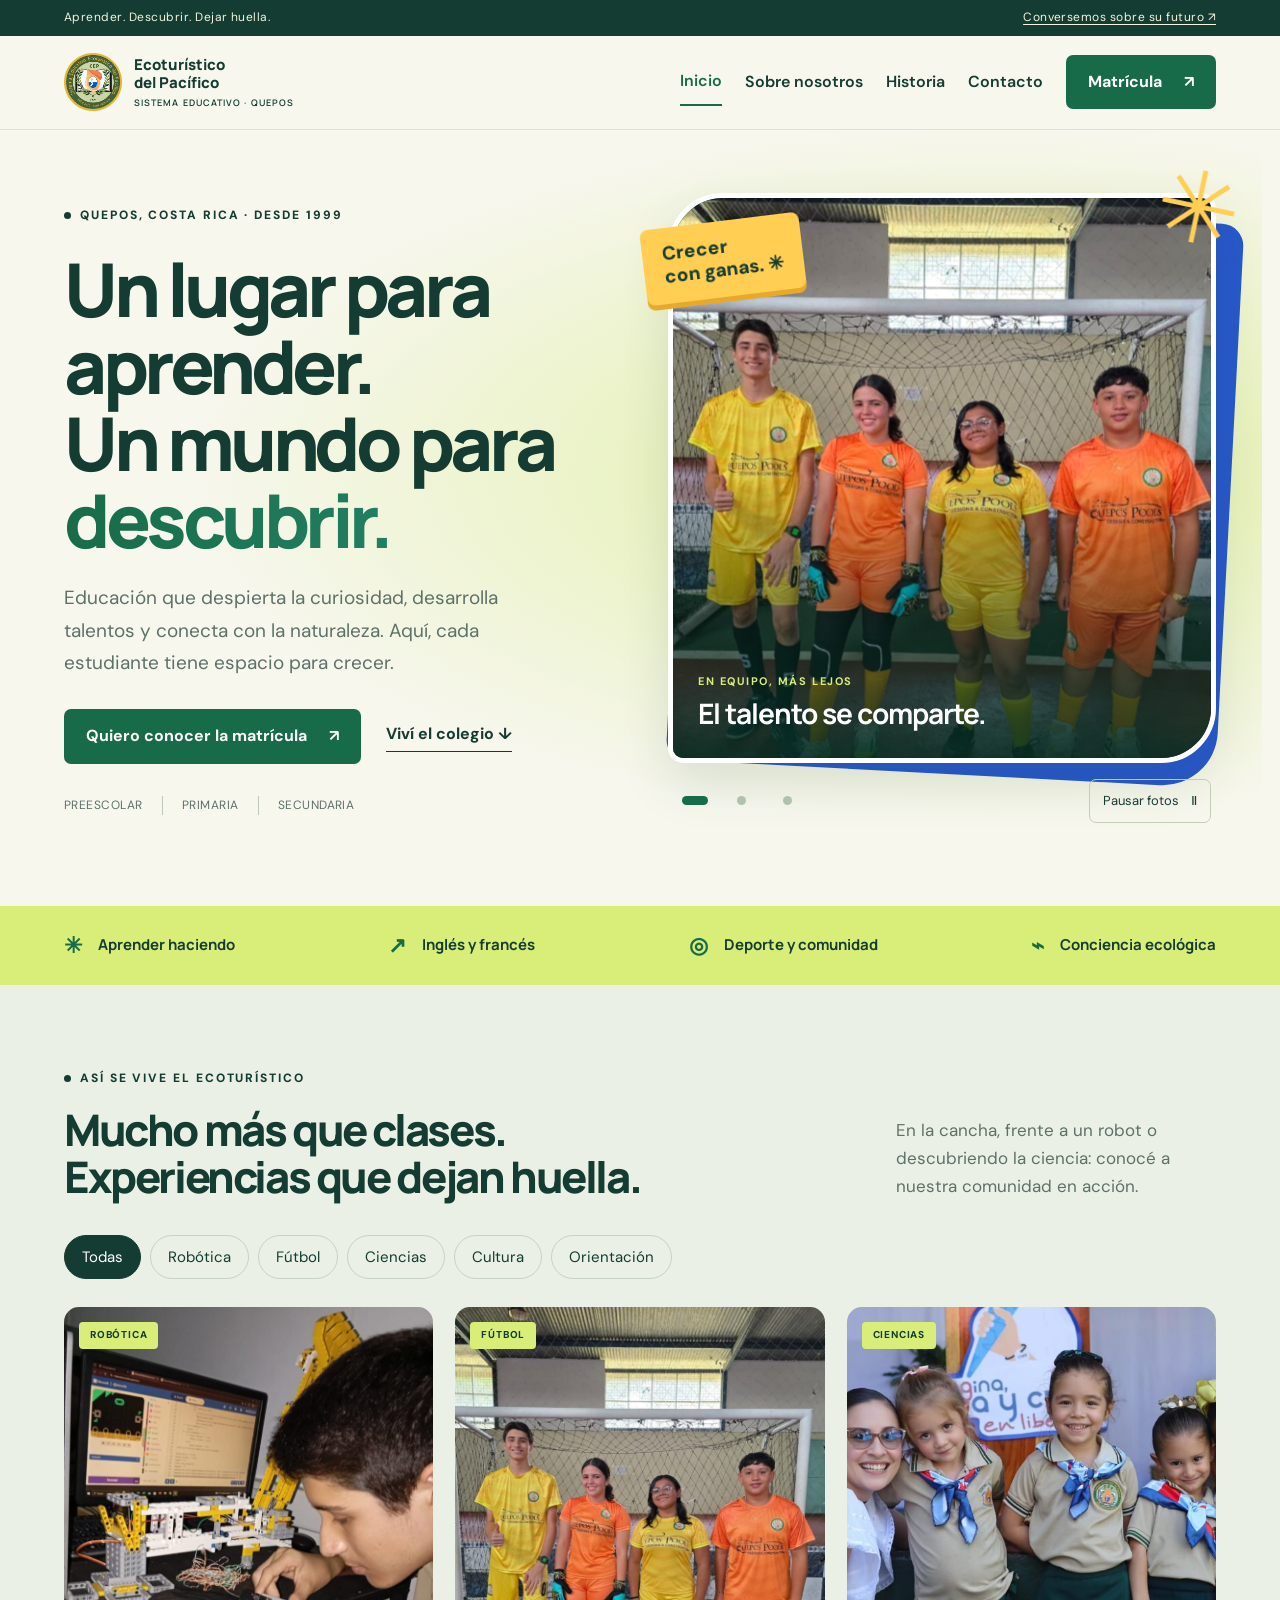
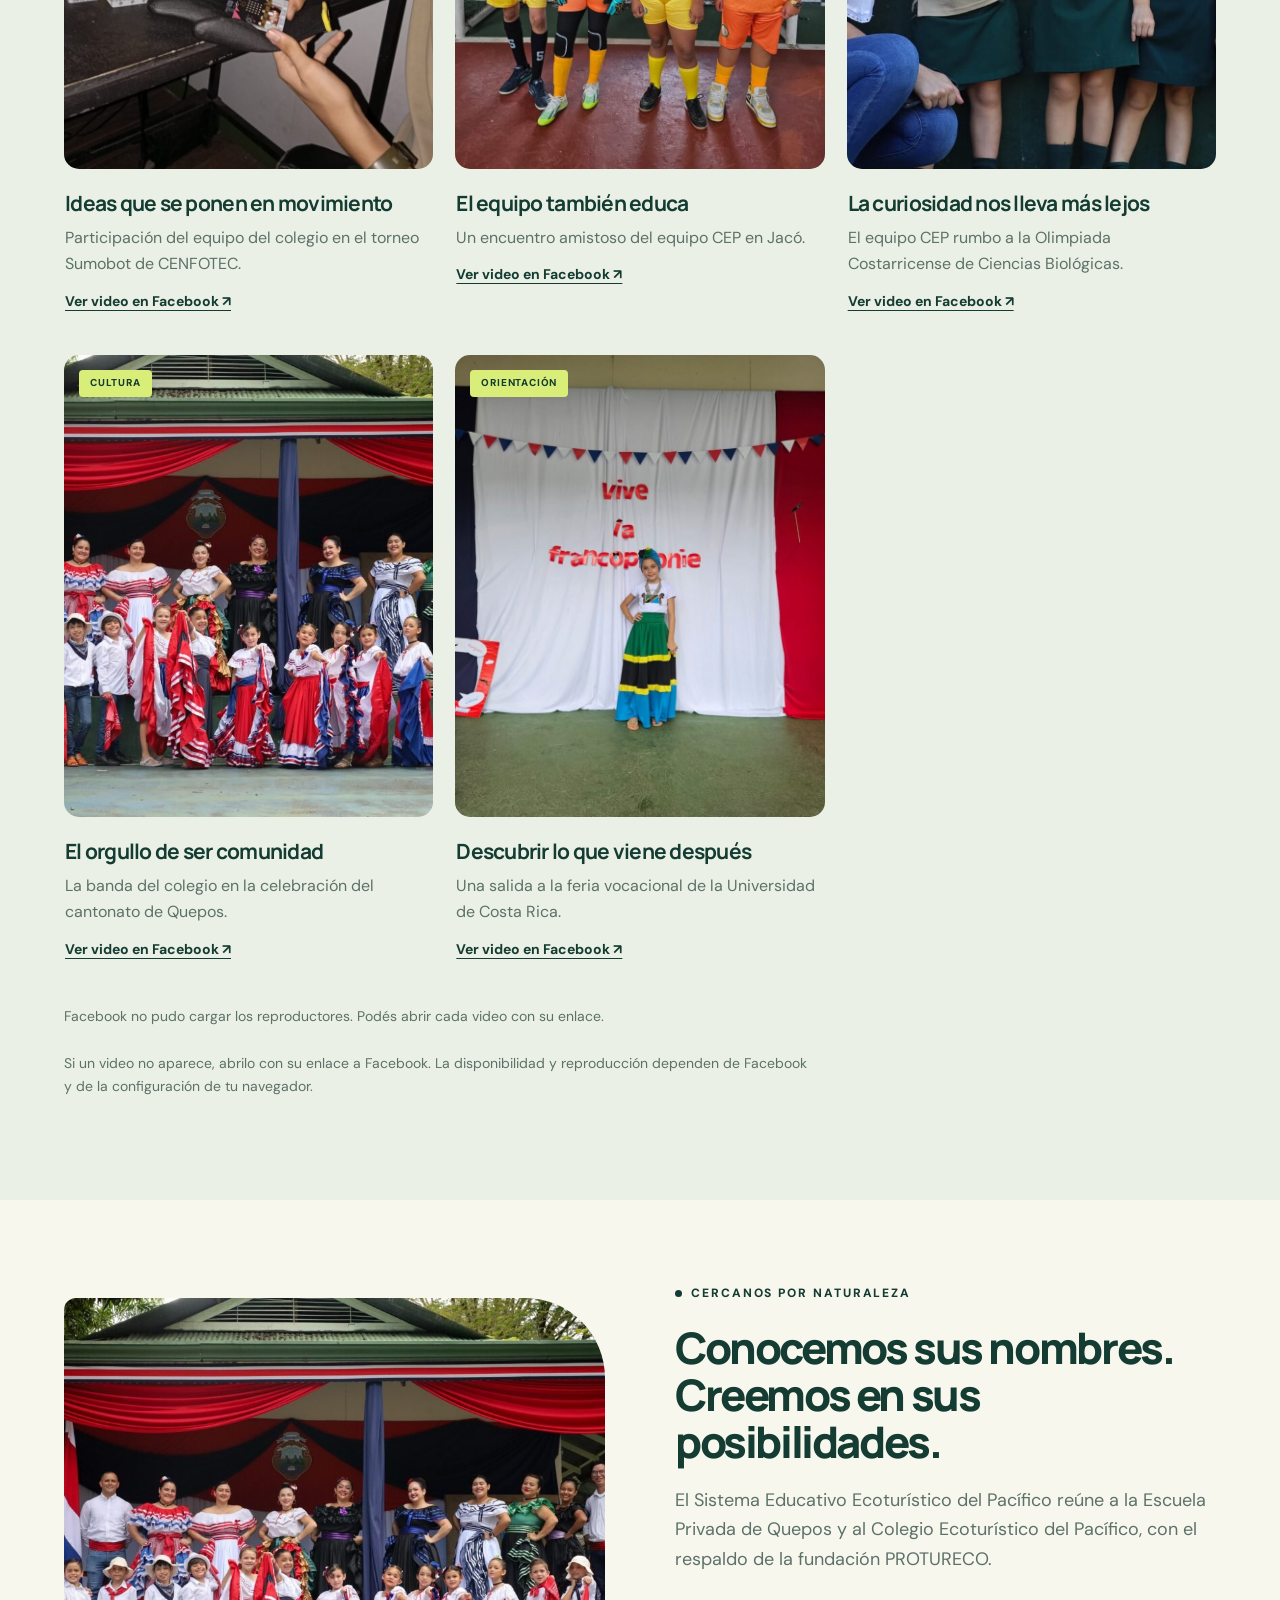
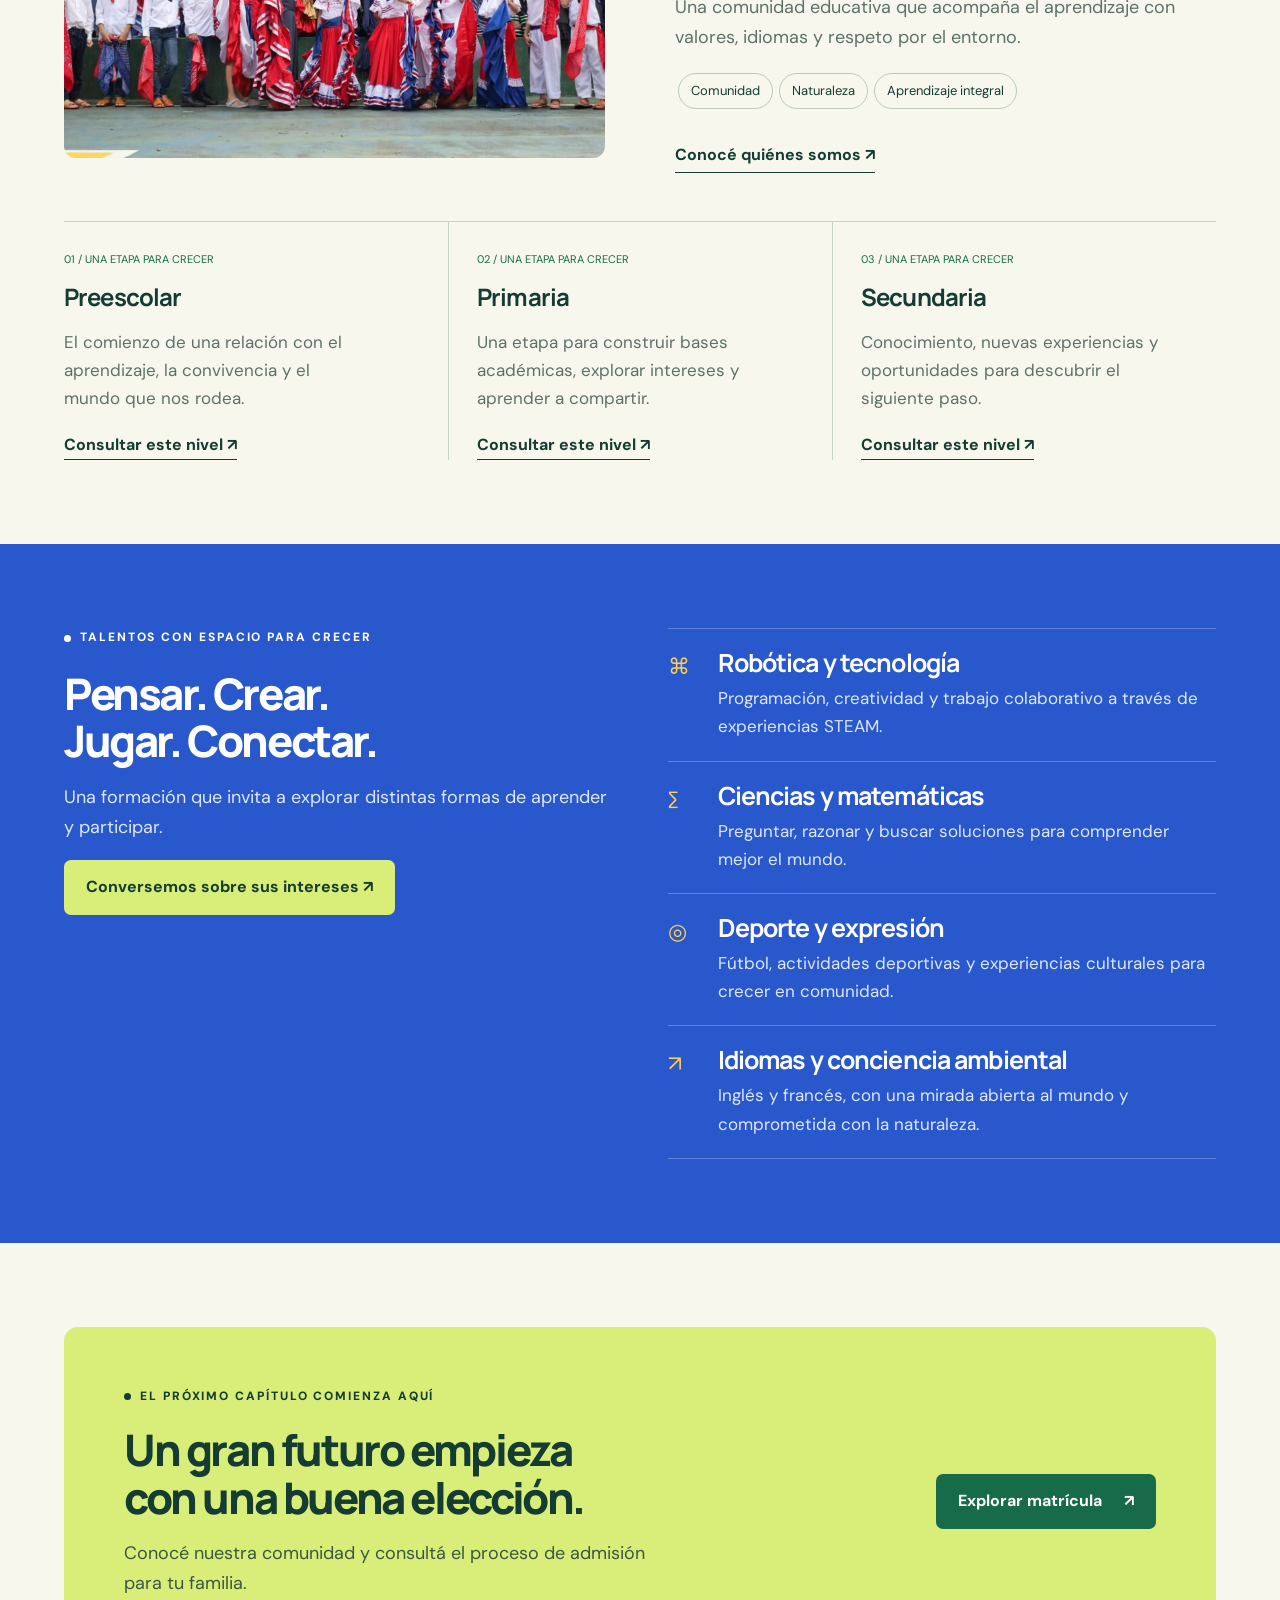
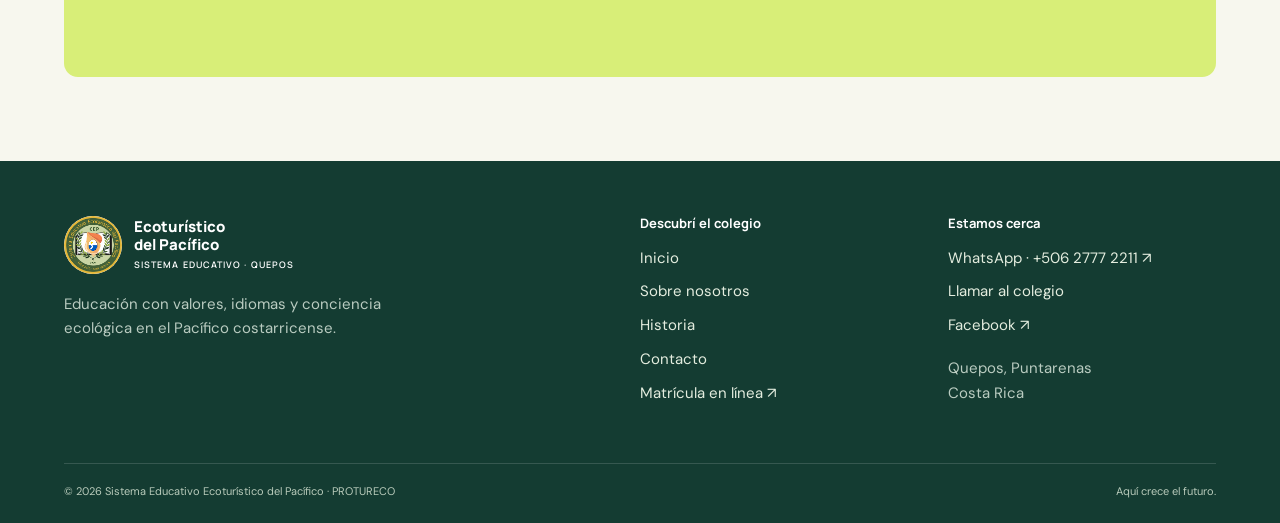
<file: index.html>
<!doctype html><html lang="es-CR"><head><meta charset="UTF-8"><meta name="viewport" content="width=device-width,initial-scale=1"><meta name="theme-color" content="#176b48"><title>Inicio · Ecoturístico del Pacífico</title><meta name="description" content="Conocé el Sistema Educativo Ecoturístico del Pacífico en Quepos: educación, idiomas, robótica, deporte y conciencia ecológica."><link rel="icon" href="/assets/logo.png"><link rel="stylesheet" href="/style.css"><link rel="stylesheet" href="/hero.css"><script src="/app.js" defer></script></head><body><a class="skip" href="#contenido">Saltar al contenido</a><div class="topline"><div class="wrap"><span>Aprender. Descubrir. Dejar huella.</span><a href="/contacto/">Conversemos sobre su futuro ↗</a></div></div><header class="header"><div class="nav wrap"><a class="brand" href="/"><img src="/assets/logo.png" alt="Escudo del colegio"><span>Ecoturístico<br>del Pacífico<small>SISTEMA EDUCATIVO · QUEPOS</small></span></a><button class="menu" aria-label="Abrir menú" aria-controls="navegacion" aria-expanded="false">Menú ☰</button><nav class="navlinks" id="navegacion" aria-label="Navegación principal"><a href="/" aria-current="page">Inicio</a><a href="/sobre-nosotros/" >Sobre nosotros</a><a href="/historia/" >Historia</a><a href="/contacto/" >Contacto</a><a class="button" href="/matricula-en-linea/" >Matrícula <span aria-hidden="true">↗</span></a></nav></div></header><main id="contenido"><section class="hero wrap"><div class="hero-grid"><div class="hero-copy reveal"><div class="eyebrow">Quepos, Costa Rica · Desde 1999</div><h1>Un lugar para<br>aprender.<br>Un mundo para<br><em>descubrir.</em></h1><p>Educación que despierta la curiosidad, desarrolla talentos y conecta con la naturaleza. Aquí, cada estudiante tiene espacio para crecer.</p><div class="actions"><a class="button" href="/matricula-en-linea/">Quiero conocer la matrícula <span>↗</span></a><a class="textlink" href="#vida">Viví el colegio ↓</a></div><div class="hero-meta"><span>PREESCOLAR</span><span>PRIMARIA</span><span>SECUNDARIA</span></div></div><div class="hero-media reveal" role="region" aria-roledescription="carrusel" aria-label="La vida en el colegio"><div class="hero-slides"><figure class="hero-slide" data-slide="0"><img class="hero-img" src="/assets/sport.jpg" alt="Estudiantes del colegio con sus uniformes amarillos y naranjas frente a la portería" fetchpriority="high" width="768" height="1024"><figcaption><span>EN EQUIPO, MÁS LEJOS</span><strong>El talento se comparte.</strong></figcaption></figure><figure class="hero-slide" data-slide="1" hidden><img class="hero-img" src="/assets/robot.jpg" alt="Estudiante trabajando con un robot y una placa programable" width="771" height="1024"><figcaption><span>IDEAS QUE COBRAN VIDA</span><strong>La curiosidad crea futuro.</strong></figcaption></figure><figure class="hero-slide community-slide" data-slide="2" hidden><img class="hero-img" src="/assets/community.jpg" alt="Familias, docentes y estudiantes celebrando la cultura costarricense" width="1024" height="683"><figcaption><span>ORGULLO DE NUESTRAS RAÍCES</span><strong>Una comunidad que inspira.</strong></figcaption></figure></div><div class="hero-sticker" aria-hidden="true">Crecer<br><em>con ganas.</em> ✳</div><div class="hero-controls"><div class="hero-dots" role="group" aria-label="Elegir fotografía"><button type="button" aria-label="Ver fotografía de deporte" aria-pressed="true" data-go="0"><span></span></button><button type="button" aria-label="Ver fotografía de robótica" aria-pressed="false" data-go="1"><span></span></button><button type="button" aria-label="Ver fotografía de comunidad" aria-pressed="false" data-go="2"><span></span></button></div><button type="button" class="hero-pause" aria-pressed="false">Pausar fotos <span aria-hidden="true">Ⅱ</span></button></div></div></div></section><div class="ribbon"><div class="wrap"><span><i>✳</i> Aprender haciendo</span><span><i>↗</i> Inglés y francés</span><span><i>◎</i> Deporte y comunidad</span><span><i>⌁</i> Conciencia ecológica</span></div></div>
<section class="section video-section" id="vida"><div class="wrap"><div class="section-head"><div><div class="eyebrow">Así se vive el Ecoturístico</div><h2>Mucho más que clases.<br>Experiencias que dejan huella.</h2></div><p>En la cancha, frente a un robot o descubriendo la ciencia: conocé a nuestra comunidad en acción.</p></div><div class="filters" role="group" aria-label="Filtrar videos por actividad"><button class="filter" aria-pressed="true" data-filter="Todas">Todas</button><button class="filter" aria-pressed="false" data-filter="Robótica">Robótica</button><button class="filter" aria-pressed="false" data-filter="Fútbol">Fútbol</button><button class="filter" aria-pressed="false" data-filter="Ciencias">Ciencias</button><button class="filter" aria-pressed="false" data-filter="Cultura">Cultura</button><button class="filter" aria-pressed="false" data-filter="Orientación">Orientación</button></div><div class="video-grid"><article class="video-card" data-category="Robótica"><div class="video-window"><img loading="lazy" src="/assets/robot.jpg" alt="Actividad educativa del colegio; imagen de referencia"><span class="video-badge">ROBÓTICA</span><div class="embed" data-video="1359237916017556"><div class="fb-video" id="fb-1359237916017556" data-href="https://www.facebook.com/colegioecoturisticodelpacifico/videos/1359237916017556/" data-width="380" data-autoplay="true" data-show-text="false" data-show-captions="false" data-allowfullscreen="true"></div></div></div><div class="video-bottom"><h3>Ideas que se ponen en movimiento</h3><p>Participación del equipo del colegio en el torneo Sumobot de CENFOTEC.</p><a href="https://www.facebook.com/reel/1359237916017556" target="_blank" rel="noopener">Ver video en Facebook ↗</a></div></article><article class="video-card" data-category="Fútbol"><div class="video-window"><img loading="lazy" src="/assets/sport.jpg" alt="Actividad educativa del colegio; imagen de referencia"><span class="video-badge">FÚTBOL</span><div class="embed" data-video="1244840920516702"><div class="fb-video" id="fb-1244840920516702" data-href="https://www.facebook.com/colegioecoturisticodelpacifico/videos/1244840920516702/" data-width="380" data-autoplay="true" data-show-text="false" data-show-captions="false" data-allowfullscreen="true"></div></div></div><div class="video-bottom"><h3>El equipo también educa</h3><p>Un encuentro amistoso del equipo CEP en Jacó.</p><a href="https://www.facebook.com/reel/1244840920516702" target="_blank" rel="noopener">Ver video en Facebook ↗</a></div></article><article class="video-card" data-category="Ciencias"><div class="video-window"><img loading="lazy" src="/assets/nature.jpg" alt="Actividad educativa del colegio; imagen de referencia"><span class="video-badge">CIENCIAS</span><div class="embed" data-video="2153208032080633"><div class="fb-video" id="fb-2153208032080633" data-href="https://www.facebook.com/colegioecoturisticodelpacifico/videos/2153208032080633/" data-width="380" data-autoplay="true" data-show-text="false" data-show-captions="false" data-allowfullscreen="true"></div></div></div><div class="video-bottom"><h3>La curiosidad nos lleva más lejos</h3><p>El equipo CEP rumbo a la Olimpiada Costarricense de Ciencias Biológicas.</p><a href="https://www.facebook.com/reel/2153208032080633" target="_blank" rel="noopener">Ver video en Facebook ↗</a></div></article><article class="video-card" data-category="Cultura"><div class="video-window"><img loading="lazy" src="/assets/community.jpg" alt="Actividad educativa del colegio; imagen de referencia"><span class="video-badge">CULTURA</span><div class="embed" data-video="2350811442389245"><div class="fb-video" id="fb-2350811442389245" data-href="https://www.facebook.com/colegioecoturisticodelpacifico/videos/2350811442389245/" data-width="380" data-autoplay="true" data-show-text="false" data-show-captions="false" data-allowfullscreen="true"></div></div></div><div class="video-bottom"><h3>El orgullo de ser comunidad</h3><p>La banda del colegio en la celebración del cantonato de Quepos.</p><a href="https://www.facebook.com/reel/2350811442389245" target="_blank" rel="noopener">Ver video en Facebook ↗</a></div></article><article class="video-card" data-category="Orientación"><div class="video-window"><img loading="lazy" src="/assets/languages.jpg" alt="Actividad educativa del colegio; imagen de referencia"><span class="video-badge">ORIENTACIÓN</span><div class="embed" data-video="680827635015298"><div class="fb-video" id="fb-680827635015298" data-href="https://www.facebook.com/colegioecoturisticodelpacifico/videos/680827635015298/" data-width="380" data-autoplay="true" data-show-text="false" data-show-captions="false" data-allowfullscreen="true"></div></div></div><div class="video-bottom"><h3>Descubrir lo que viene después</h3><p>Una salida a la feria vocacional de la Universidad de Costa Rica.</p><a href="https://www.facebook.com/reel/680827635015298" target="_blank" rel="noopener">Ver video en Facebook ↗</a></div></article></div><div class="video-tools"><p id="video-status" role="status">Videos del Facebook oficial del colegio. Inicio automático sin sonido cuando Facebook lo permite.</p><button id="toggle-videos" aria-pressed="false">Pausar videos</button></div><p class="video-note">Si un video no aparece, abrilo con su enlace a Facebook. La disponibilidad y reproducción dependen de Facebook y de la configuración de tu navegador.</p></div></section>
<section class="section"><div class="wrap"><div class="split"><img class="split-photo" loading="lazy" src="/assets/community.jpg" alt="Estudiantes del colegio compartiendo una actividad"><div><div class="eyebrow">Cercanos por naturaleza</div><h2>Conocemos sus nombres.<br>Creemos en sus posibilidades.</h2><p>El Sistema Educativo Ecoturístico del Pacífico reúne a la Escuela Privada de Quepos y al Colegio Ecoturístico del Pacífico, con el respaldo de la fundación PROTURECO.</p><p>Una comunidad educativa que acompaña el aprendizaje con valores, idiomas y respeto por el entorno.</p><div><span class="pill">Comunidad</span><span class="pill">Naturaleza</span><span class="pill">Aprendizaje integral</span></div><div class="actions"><a class="textlink" href="/sobre-nosotros/">Conocé quiénes somos ↗</a></div></div></div><div class="levels"><article class="level"><span class="number">01 / UNA ETAPA PARA CRECER</span><h3>Preescolar</h3><p>El comienzo de una relación con el aprendizaje, la convivencia y el mundo que nos rodea.</p><a class="textlink" href="/contacto/?nivel=Preescolar">Consultar este nivel ↗</a></article><article class="level"><span class="number">02 / UNA ETAPA PARA CRECER</span><h3>Primaria</h3><p>Una etapa para construir bases académicas, explorar intereses y aprender a compartir.</p><a class="textlink" href="/contacto/?nivel=Primaria">Consultar este nivel ↗</a></article><article class="level"><span class="number">03 / UNA ETAPA PARA CRECER</span><h3>Secundaria</h3><p>Conocimiento, nuevas experiencias y oportunidades para descubrir el siguiente paso.</p><a class="textlink" href="/contacto/?nivel=Secundaria">Consultar este nivel ↗</a></article></div></div></section>
<section class="section blue-section"><div class="wrap learning"><div><div class="eyebrow">Talentos con espacio para crecer</div><h2 style="margin-top:22px">Pensar. Crear.<br>Jugar. Conectar.</h2><p>Una formación que invita a explorar distintas formas de aprender y participar.</p><a class="button light" href="/contacto/">Conversemos sobre sus intereses ↗</a></div><div class="learning-list"><article class="learning-item"><span>⌘</span><div><h3>Robótica y tecnología</h3><p>Programación, creatividad y trabajo colaborativo a través de experiencias STEAM.</p></div></article><article class="learning-item"><span>∑</span><div><h3>Ciencias y matemáticas</h3><p>Preguntar, razonar y buscar soluciones para comprender mejor el mundo.</p></div></article><article class="learning-item"><span>◎</span><div><h3>Deporte y expresión</h3><p>Fútbol, actividades deportivas y experiencias culturales para crecer en comunidad.</p></div></article><article class="learning-item"><span>↗</span><div><h3>Idiomas y conciencia ambiental</h3><p>Inglés y francés, con una mirada abierta al mundo y comprometida con la naturaleza.</p></div></article></div></div></section><section class="section"><div class="wrap"><div class="cta"><div><div class="eyebrow">El próximo capítulo comienza aquí</div><h2>Un gran futuro empieza<br>con una buena elección.</h2><p>Conocé nuestra comunidad y consultá el proceso de admisión para tu familia.</p></div><a class="button" href="/matricula-en-linea/">Explorar matrícula <span>↗</span></a></div></div></section></main><footer class="footer"><div class="wrap"><div class="footer-grid"><div><a class="brand" href="/"><img src="/assets/logo.png" alt="Escudo del colegio"><span>Ecoturístico<br>del Pacífico<small>SISTEMA EDUCATIVO · QUEPOS</small></span></a><p>Educación con valores, idiomas y conciencia ecológica en el Pacífico costarricense.</p></div><div><h3>Descubrí el colegio</h3><a href="/">Inicio</a><a href="/sobre-nosotros/">Sobre nosotros</a><a href="/historia/">Historia</a><a href="/contacto/">Contacto</a><a href="/matricula-en-linea/">Matrícula en línea ↗</a></div><div><h3>Estamos cerca</h3><a href="https://wa.me/50627772211" target="_blank" rel="noopener">WhatsApp · +506 2777 2211 ↗</a><a href="tel:+50627772211">Llamar al colegio</a><a href="https://www.facebook.com/colegioecoturisticodelpacifico" target="_blank" rel="noopener">Facebook ↗</a><p>Quepos, Puntarenas<br>Costa Rica</p></div></div><div class="footer-bottom"><span>© 2026 Sistema Educativo Ecoturístico del Pacífico · PROTURECO</span><span>Aquí crece el futuro.</span></div></div></footer></body></html>
</file>
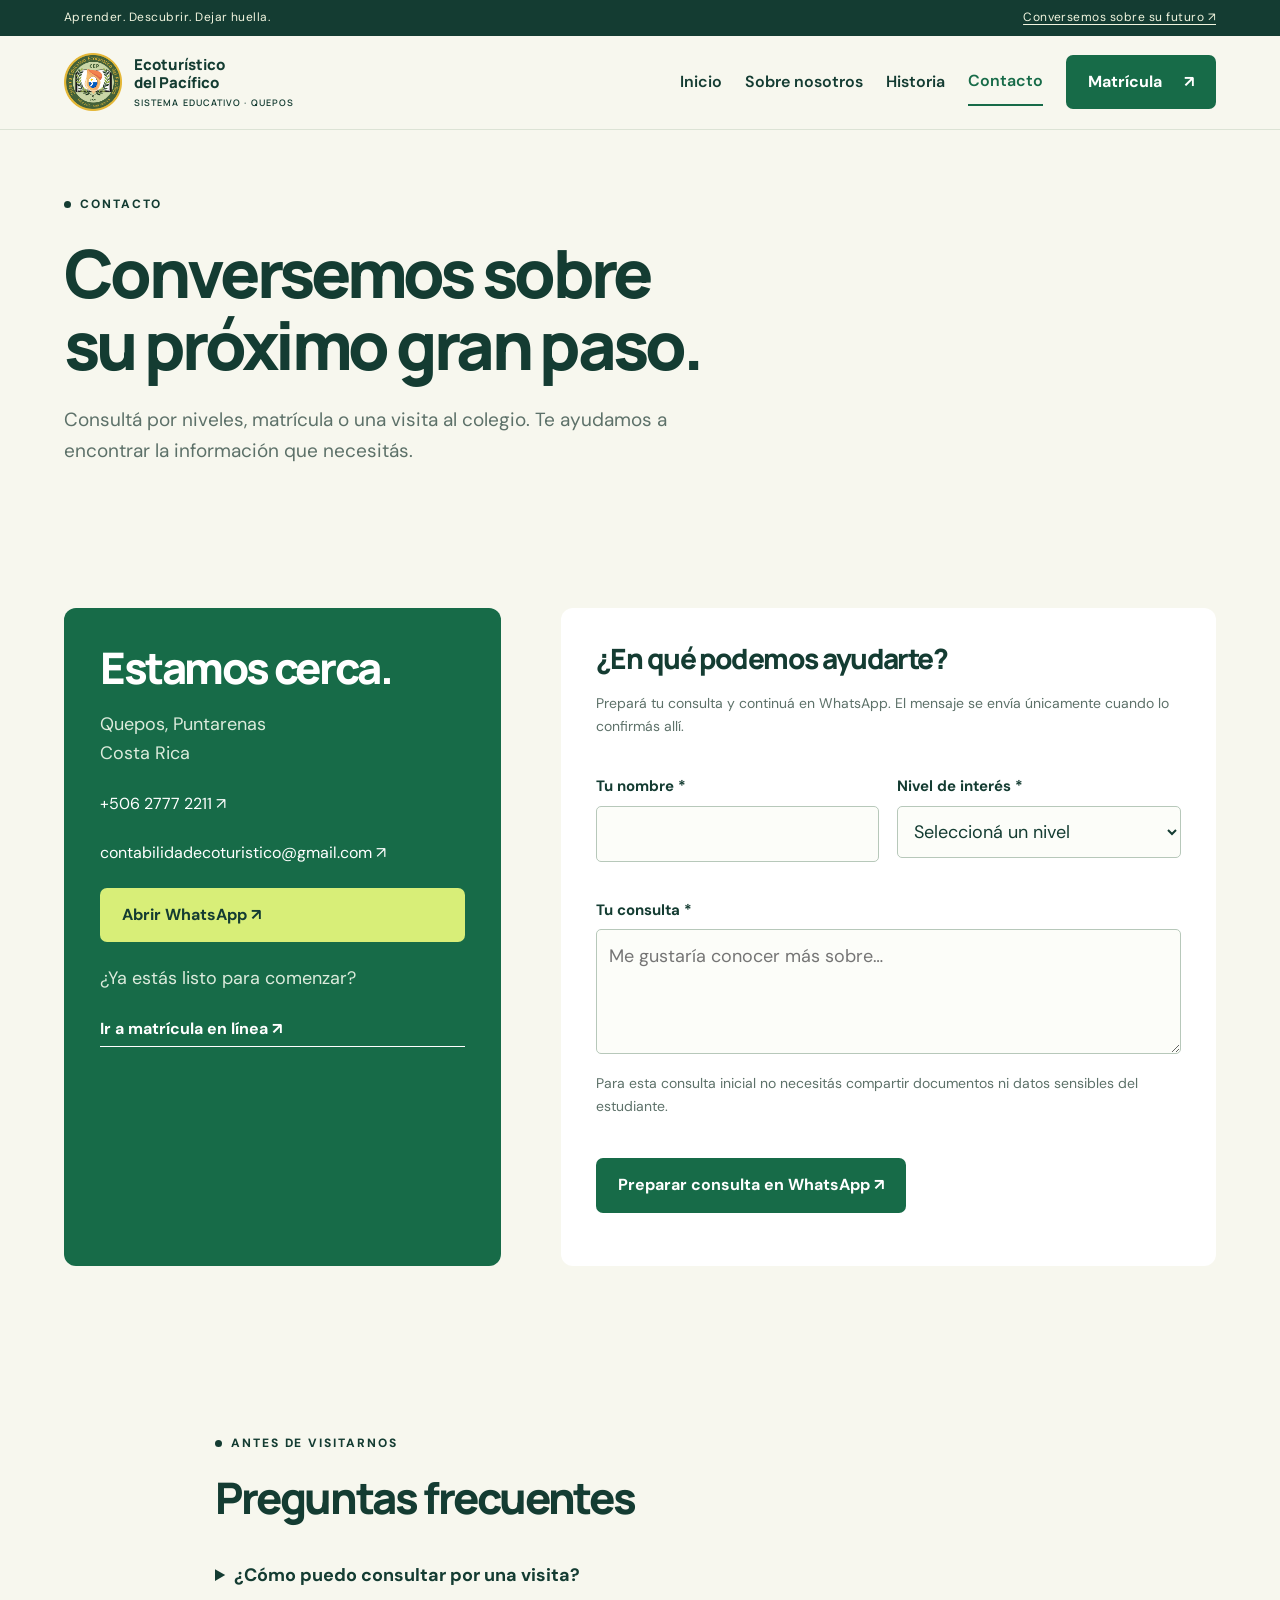
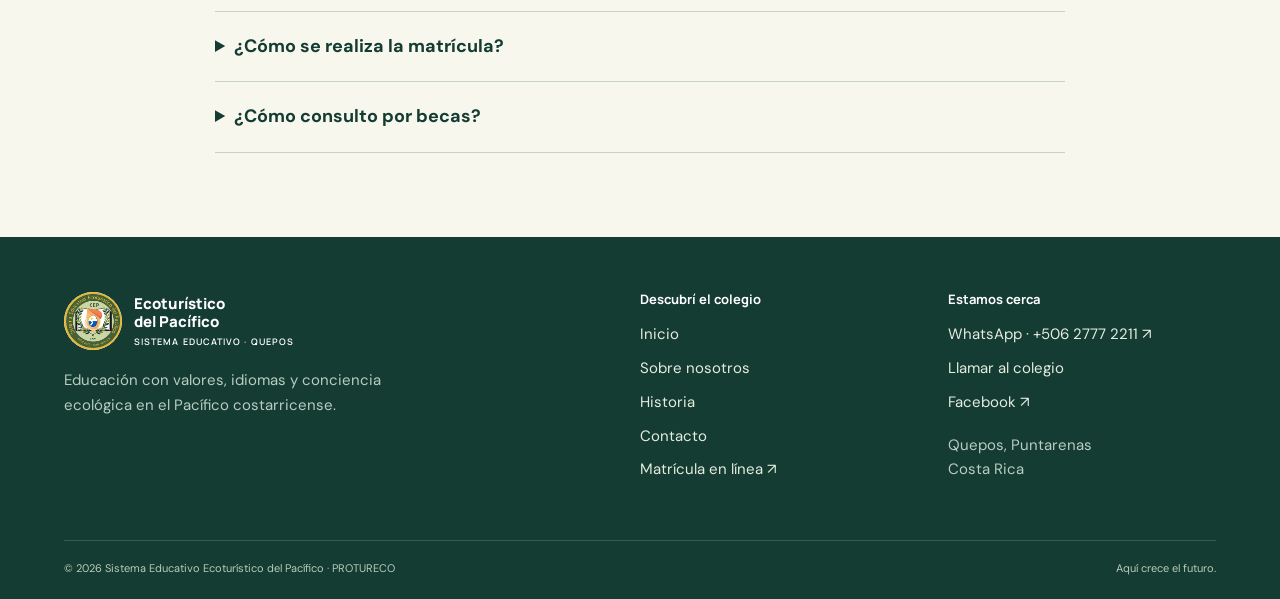
<file: contacto/index.html>
<!doctype html><html lang="es-CR"><head><meta charset="UTF-8"><meta name="viewport" content="width=device-width,initial-scale=1"><meta name="theme-color" content="#176b48"><title>Contacto · Ecoturístico del Pacífico</title><meta name="description" content="Conocé el Sistema Educativo Ecoturístico del Pacífico en Quepos: educación, idiomas, robótica, deporte y conciencia ecológica."><link rel="icon" href="/assets/logo.png"><link rel="stylesheet" href="/style.css"><link rel="stylesheet" href="/hero.css"><script src="/app.js" defer></script></head><body><a class="skip" href="#contenido">Saltar al contenido</a><div class="topline"><div class="wrap"><span>Aprender. Descubrir. Dejar huella.</span><a href="/contacto/">Conversemos sobre su futuro ↗</a></div></div><header class="header"><div class="nav wrap"><a class="brand" href="/"><img src="/assets/logo.png" alt="Escudo del colegio"><span>Ecoturístico<br>del Pacífico<small>SISTEMA EDUCATIVO · QUEPOS</small></span></a><button class="menu" aria-label="Abrir menú" aria-controls="navegacion" aria-expanded="false">Menú ☰</button><nav class="navlinks" id="navegacion" aria-label="Navegación principal"><a href="/" >Inicio</a><a href="/sobre-nosotros/" >Sobre nosotros</a><a href="/historia/" >Historia</a><a href="/contacto/" aria-current="page">Contacto</a><a class="button" href="/matricula-en-linea/" >Matrícula <span aria-hidden="true">↗</span></a></nav></div></header><main id="contenido"><section class="page-hero wrap"><div class="eyebrow">Contacto</div><h1>Conversemos sobre<br>su próximo gran paso.</h1><p>Consultá por niveles, matrícula o una visita al colegio. Te ayudamos a encontrar la información que necesitás.</p></section><section class="section"><div class="wrap contact-grid"><div class="contact-panel"><h2>Estamos cerca.</h2><p>Quepos, Puntarenas<br>Costa Rica</p><a href="tel:+50627772211">+506 2777 2211 ↗</a><a href="mailto:contabilidadecoturistico@gmail.com">contabilidadecoturistico@gmail.com ↗</a><a href="https://wa.me/50627772211" target="_blank" rel="noopener" class="button light">Abrir WhatsApp ↗</a><p>¿Ya estás listo para comenzar?</p><a class="textlink" href="/matricula-en-linea/">Ir a matrícula en línea ↗</a></div><form class="form" id="contact-form"><h2>¿En qué podemos ayudarte?</h2><p class="small">Prepará tu consulta y continuá en WhatsApp. El mensaje se envía únicamente cuando lo confirmás allí.</p><div class="fields"><div class="field"><label for="name">Tu nombre *</label><input id="name" name="name" required autocomplete="name" maxlength="100"></div><div class="field"><label for="level">Nivel de interés *</label><select id="level" name="level" required><option value="">Seleccioná un nivel</option><option>Preescolar</option><option>Primaria</option><option>Secundaria</option><option>Consulta general</option></select></div><div class="field full"><label for="message">Tu consulta *</label><textarea id="message" name="message" required maxlength="1500" placeholder="Me gustaría conocer más sobre…"></textarea></div></div><p class="small">Para esta consulta inicial no necesitás compartir documentos ni datos sensibles del estudiante.</p><button class="button" type="submit">Preparar consulta en WhatsApp ↗</button><p class="status" id="form-status" role="status"></p></form></div></section><section class="section"><div class="wrap faq"><div class="eyebrow">Antes de visitarnos</div><h2 style="margin:20px 0">Preguntas frecuentes</h2><details><summary>¿Cómo puedo consultar por una visita?</summary><p>Escribinos por WhatsApp o llamá al +506 2777 2211 para coordinar directamente con el colegio.</p></details><details><summary>¿Cómo se realiza la matrícula?</summary><p>La inscripción se realiza en el portal oficial WootIT. En la sección Matrícula encontrarás el acceso y una guía del proceso.</p></details><details><summary>¿Cómo consulto por becas?</summary><p>PROTURECO mantiene un programa solidario de becas. Contactá al colegio para conocer requisitos y disponibilidad actual.</p></details></div></section></main><footer class="footer"><div class="wrap"><div class="footer-grid"><div><a class="brand" href="/"><img src="/assets/logo.png" alt="Escudo del colegio"><span>Ecoturístico<br>del Pacífico<small>SISTEMA EDUCATIVO · QUEPOS</small></span></a><p>Educación con valores, idiomas y conciencia ecológica en el Pacífico costarricense.</p></div><div><h3>Descubrí el colegio</h3><a href="/">Inicio</a><a href="/sobre-nosotros/">Sobre nosotros</a><a href="/historia/">Historia</a><a href="/contacto/">Contacto</a><a href="/matricula-en-linea/">Matrícula en línea ↗</a></div><div><h3>Estamos cerca</h3><a href="https://wa.me/50627772211" target="_blank" rel="noopener">WhatsApp · +506 2777 2211 ↗</a><a href="tel:+50627772211">Llamar al colegio</a><a href="https://www.facebook.com/colegioecoturisticodelpacifico" target="_blank" rel="noopener">Facebook ↗</a><p>Quepos, Puntarenas<br>Costa Rica</p></div></div><div class="footer-bottom"><span>© 2026 Sistema Educativo Ecoturístico del Pacífico · PROTURECO</span><span>Aquí crece el futuro.</span></div></div></footer></body></html>
</file>
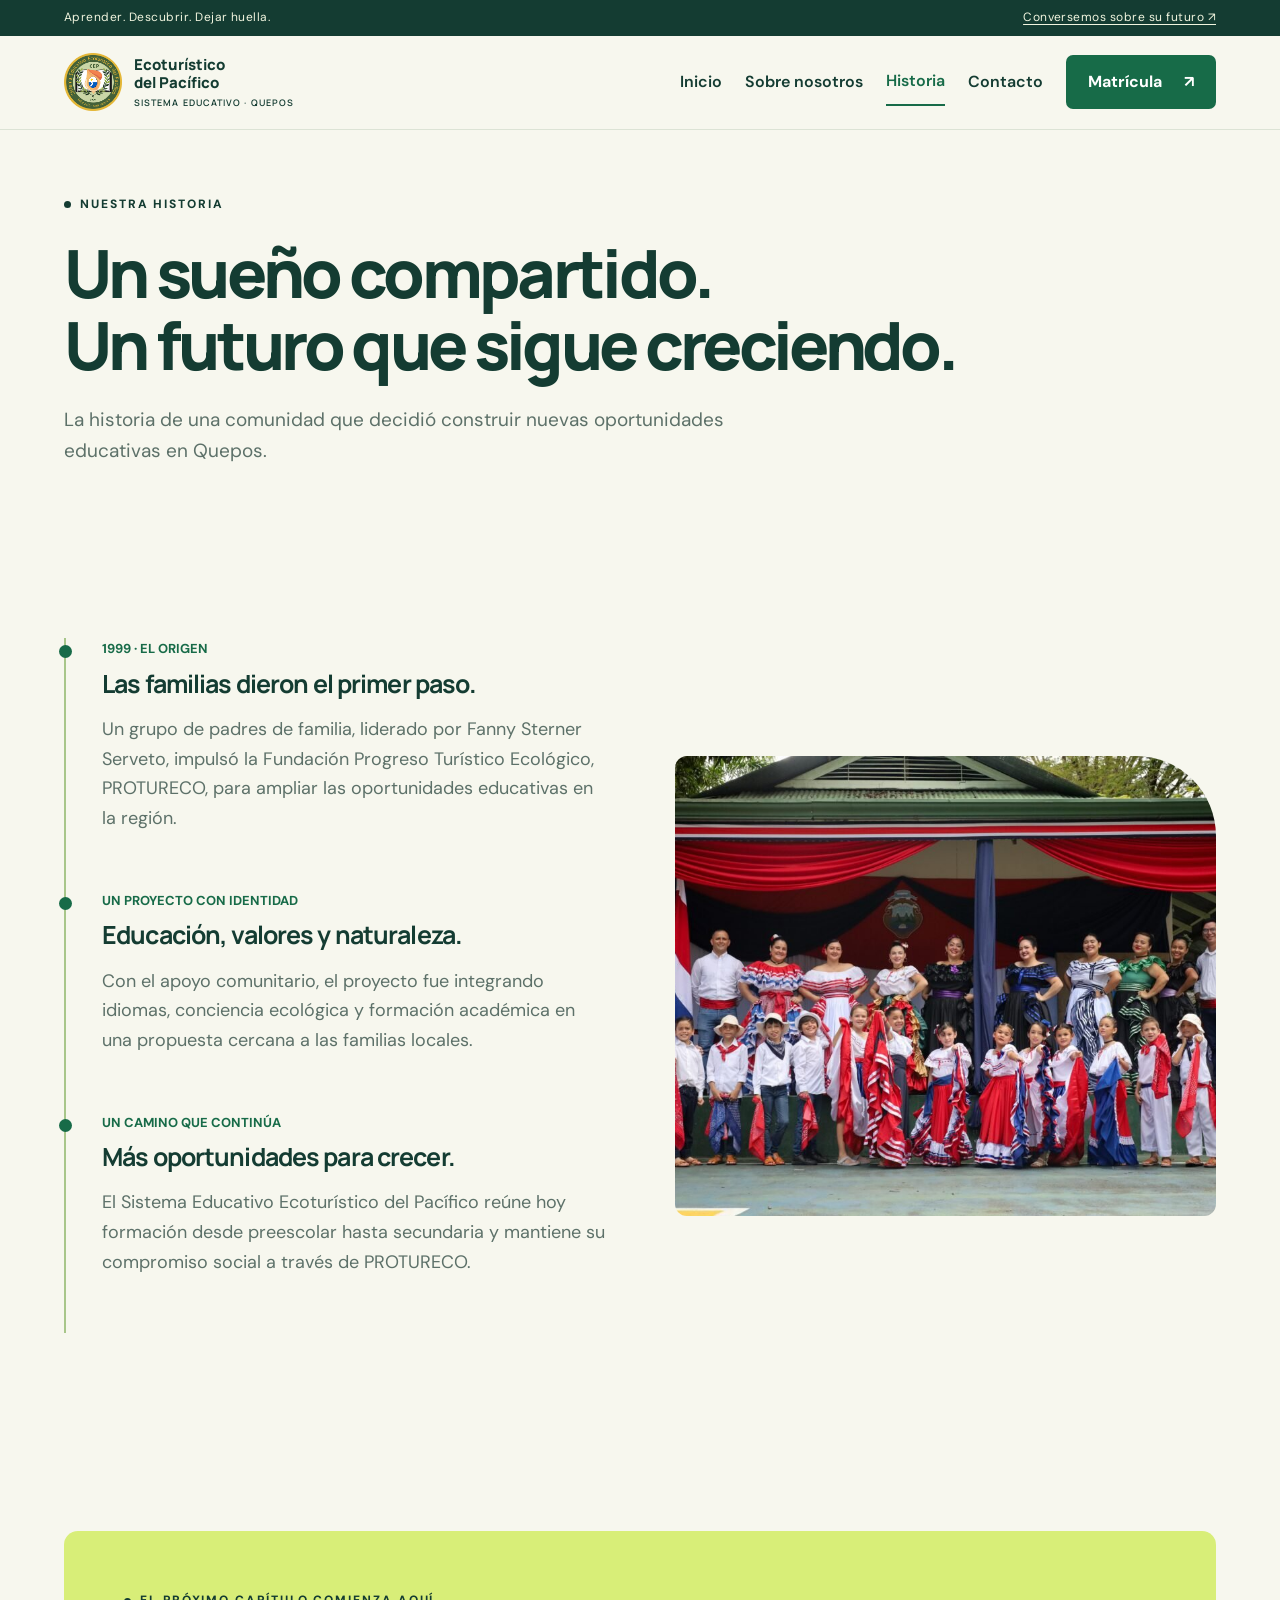
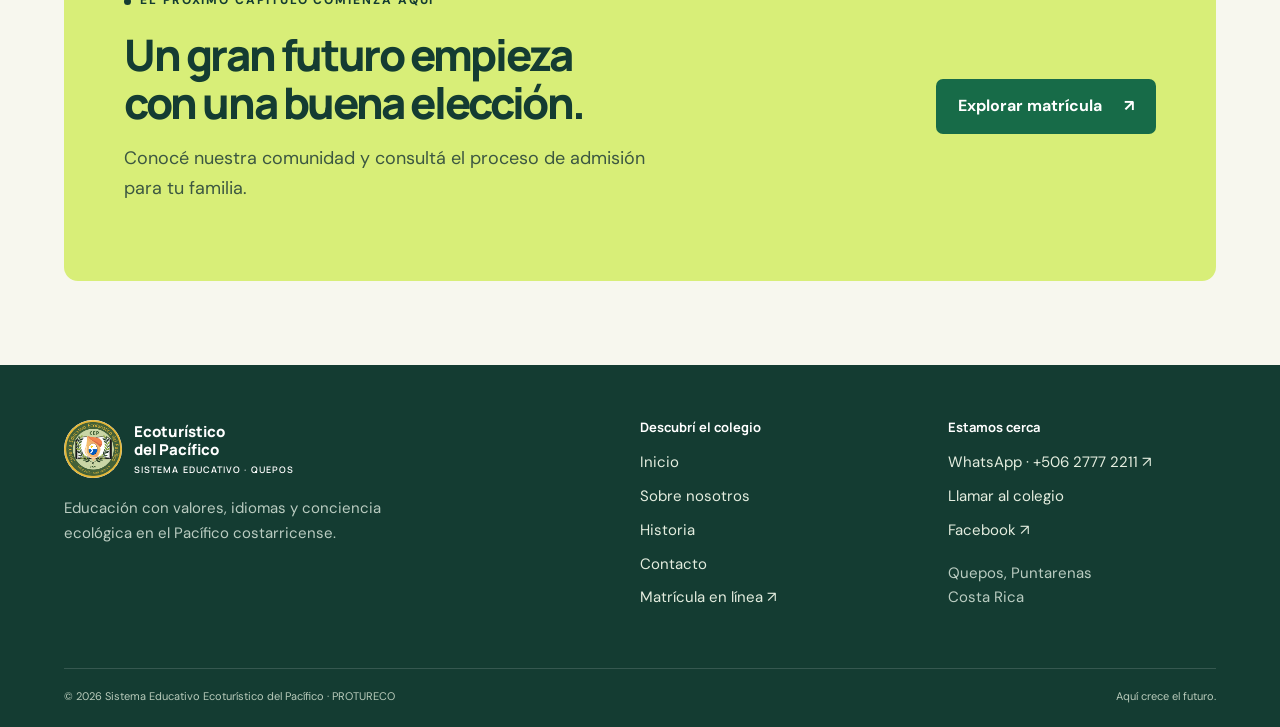
<file: historia/index.html>
<!doctype html><html lang="es-CR"><head><meta charset="UTF-8"><meta name="viewport" content="width=device-width,initial-scale=1"><meta name="theme-color" content="#176b48"><title>Historia · Ecoturístico del Pacífico</title><meta name="description" content="Conocé el Sistema Educativo Ecoturístico del Pacífico en Quepos: educación, idiomas, robótica, deporte y conciencia ecológica."><link rel="icon" href="/assets/logo.png"><link rel="stylesheet" href="/style.css"><link rel="stylesheet" href="/hero.css"><script src="/app.js" defer></script></head><body><a class="skip" href="#contenido">Saltar al contenido</a><div class="topline"><div class="wrap"><span>Aprender. Descubrir. Dejar huella.</span><a href="/contacto/">Conversemos sobre su futuro ↗</a></div></div><header class="header"><div class="nav wrap"><a class="brand" href="/"><img src="/assets/logo.png" alt="Escudo del colegio"><span>Ecoturístico<br>del Pacífico<small>SISTEMA EDUCATIVO · QUEPOS</small></span></a><button class="menu" aria-label="Abrir menú" aria-controls="navegacion" aria-expanded="false">Menú ☰</button><nav class="navlinks" id="navegacion" aria-label="Navegación principal"><a href="/" >Inicio</a><a href="/sobre-nosotros/" >Sobre nosotros</a><a href="/historia/" aria-current="page">Historia</a><a href="/contacto/" >Contacto</a><a class="button" href="/matricula-en-linea/" >Matrícula <span aria-hidden="true">↗</span></a></nav></div></header><main id="contenido"><section class="page-hero wrap"><div class="eyebrow">Nuestra historia</div><h1>Un sueño compartido.<br>Un futuro que sigue creciendo.</h1><p>La historia de una comunidad que decidió construir nuevas oportunidades educativas en Quepos.</p></section><section class="section"><div class="wrap split"><div class="timeline"><article><b>1999 · EL ORIGEN</b><h3>Las familias dieron el primer paso.</h3><p>Un grupo de padres de familia, liderado por Fanny Sterner Serveto, impulsó la Fundación Progreso Turístico Ecológico, PROTURECO, para ampliar las oportunidades educativas en la región.</p></article><article><b>UN PROYECTO CON IDENTIDAD</b><h3>Educación, valores y naturaleza.</h3><p>Con el apoyo comunitario, el proyecto fue integrando idiomas, conciencia ecológica y formación académica en una propuesta cercana a las familias locales.</p></article><article><b>UN CAMINO QUE CONTINÚA</b><h3>Más oportunidades para crecer.</h3><p>El Sistema Educativo Ecoturístico del Pacífico reúne hoy formación desde preescolar hasta secundaria y mantiene su compromiso social a través de PROTURECO.</p></article></div><img class="split-photo" src="/assets/community.jpg" alt="La comunidad del Sistema Educativo Ecoturístico del Pacífico"></div></section><section class="section"><div class="wrap"><div class="cta"><div><div class="eyebrow">El próximo capítulo comienza aquí</div><h2>Un gran futuro empieza<br>con una buena elección.</h2><p>Conocé nuestra comunidad y consultá el proceso de admisión para tu familia.</p></div><a class="button" href="/matricula-en-linea/">Explorar matrícula <span>↗</span></a></div></div></section></main><footer class="footer"><div class="wrap"><div class="footer-grid"><div><a class="brand" href="/"><img src="/assets/logo.png" alt="Escudo del colegio"><span>Ecoturístico<br>del Pacífico<small>SISTEMA EDUCATIVO · QUEPOS</small></span></a><p>Educación con valores, idiomas y conciencia ecológica en el Pacífico costarricense.</p></div><div><h3>Descubrí el colegio</h3><a href="/">Inicio</a><a href="/sobre-nosotros/">Sobre nosotros</a><a href="/historia/">Historia</a><a href="/contacto/">Contacto</a><a href="/matricula-en-linea/">Matrícula en línea ↗</a></div><div><h3>Estamos cerca</h3><a href="https://wa.me/50627772211" target="_blank" rel="noopener">WhatsApp · +506 2777 2211 ↗</a><a href="tel:+50627772211">Llamar al colegio</a><a href="https://www.facebook.com/colegioecoturisticodelpacifico" target="_blank" rel="noopener">Facebook ↗</a><p>Quepos, Puntarenas<br>Costa Rica</p></div></div><div class="footer-bottom"><span>© 2026 Sistema Educativo Ecoturístico del Pacífico · PROTURECO</span><span>Aquí crece el futuro.</span></div></div></footer></body></html>
</file>
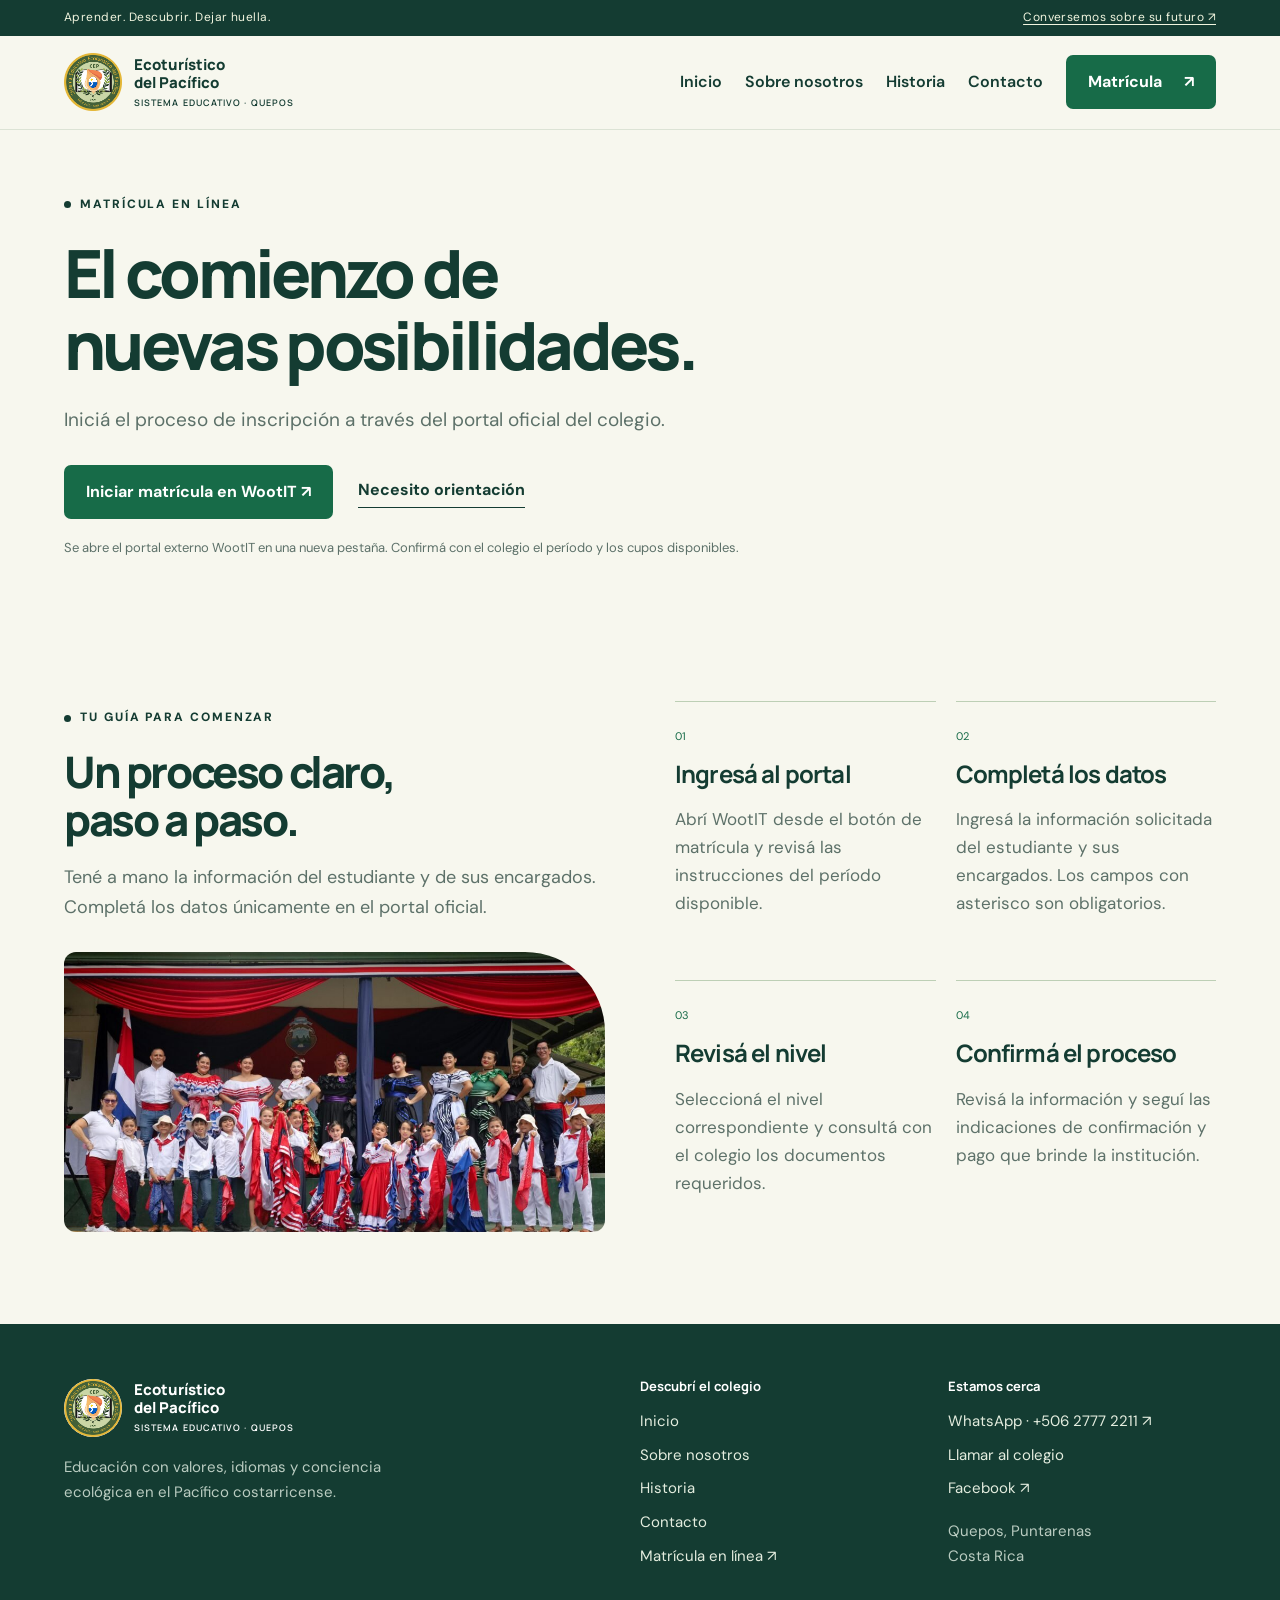
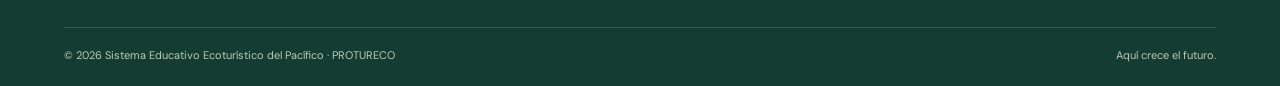
<file: matricula-en-linea/index.html>
<!doctype html><html lang="es-CR"><head><meta charset="UTF-8"><meta name="viewport" content="width=device-width,initial-scale=1"><meta name="theme-color" content="#176b48"><title>Matrícula · Ecoturístico del Pacífico</title><meta name="description" content="Conocé el Sistema Educativo Ecoturístico del Pacífico en Quepos: educación, idiomas, robótica, deporte y conciencia ecológica."><link rel="icon" href="/assets/logo.png"><link rel="stylesheet" href="/style.css"><link rel="stylesheet" href="/hero.css"><script src="/app.js" defer></script></head><body><a class="skip" href="#contenido">Saltar al contenido</a><div class="topline"><div class="wrap"><span>Aprender. Descubrir. Dejar huella.</span><a href="/contacto/">Conversemos sobre su futuro ↗</a></div></div><header class="header"><div class="nav wrap"><a class="brand" href="/"><img src="/assets/logo.png" alt="Escudo del colegio"><span>Ecoturístico<br>del Pacífico<small>SISTEMA EDUCATIVO · QUEPOS</small></span></a><button class="menu" aria-label="Abrir menú" aria-controls="navegacion" aria-expanded="false">Menú ☰</button><nav class="navlinks" id="navegacion" aria-label="Navegación principal"><a href="/" >Inicio</a><a href="/sobre-nosotros/" >Sobre nosotros</a><a href="/historia/" >Historia</a><a href="/contacto/" >Contacto</a><a class="button" href="/matricula-en-linea/" aria-current="page">Matrícula <span aria-hidden="true">↗</span></a></nav></div></header><main id="contenido"><section class="page-hero wrap"><div class="eyebrow">Matrícula en línea</div><h1>El comienzo de<br>nuevas posibilidades.</h1><p>Iniciá el proceso de inscripción a través del portal oficial del colegio.</p><div class="actions"><a class="button" href="https://www.wootit.com/cep/matriculaexterna/matricula.cfm" target="_blank" rel="noopener">Iniciar matrícula en WootIT ↗</a><a class="textlink" href="/contacto/">Necesito orientación</a></div><p style="font-size:13px">Se abre el portal externo WootIT en una nueva pestaña. Confirmá con el colegio el período y los cupos disponibles.</p></section><section class="section"><div class="wrap split"><div><div class="eyebrow">Tu guía para comenzar</div><h2>Un proceso claro,<br>paso a paso.</h2><p>Tené a mano la información del estudiante y de sus encargados. Completá los datos únicamente en el portal oficial.</p><img class="split-photo" style="height:280px;margin-top:30px" src="/assets/community.jpg" alt="Comunidad estudiantil del colegio"></div><div class="steps"><article class="step"><span class="number">01</span><h3>Ingresá al portal</h3><p>Abrí WootIT desde el botón de matrícula y revisá las instrucciones del período disponible.</p></article><article class="step"><span class="number">02</span><h3>Completá los datos</h3><p>Ingresá la información solicitada del estudiante y sus encargados. Los campos con asterisco son obligatorios.</p></article><article class="step"><span class="number">03</span><h3>Revisá el nivel</h3><p>Seleccioná el nivel correspondiente y consultá con el colegio los documentos requeridos.</p></article><article class="step"><span class="number">04</span><h3>Confirmá el proceso</h3><p>Revisá la información y seguí las indicaciones de confirmación y pago que brinde la institución.</p></article></div></div></section></main><footer class="footer"><div class="wrap"><div class="footer-grid"><div><a class="brand" href="/"><img src="/assets/logo.png" alt="Escudo del colegio"><span>Ecoturístico<br>del Pacífico<small>SISTEMA EDUCATIVO · QUEPOS</small></span></a><p>Educación con valores, idiomas y conciencia ecológica en el Pacífico costarricense.</p></div><div><h3>Descubrí el colegio</h3><a href="/">Inicio</a><a href="/sobre-nosotros/">Sobre nosotros</a><a href="/historia/">Historia</a><a href="/contacto/">Contacto</a><a href="/matricula-en-linea/">Matrícula en línea ↗</a></div><div><h3>Estamos cerca</h3><a href="https://wa.me/50627772211" target="_blank" rel="noopener">WhatsApp · +506 2777 2211 ↗</a><a href="tel:+50627772211">Llamar al colegio</a><a href="https://www.facebook.com/colegioecoturisticodelpacifico" target="_blank" rel="noopener">Facebook ↗</a><p>Quepos, Puntarenas<br>Costa Rica</p></div></div><div class="footer-bottom"><span>© 2026 Sistema Educativo Ecoturístico del Pacífico · PROTURECO</span><span>Aquí crece el futuro.</span></div></div></footer></body></html>
</file>
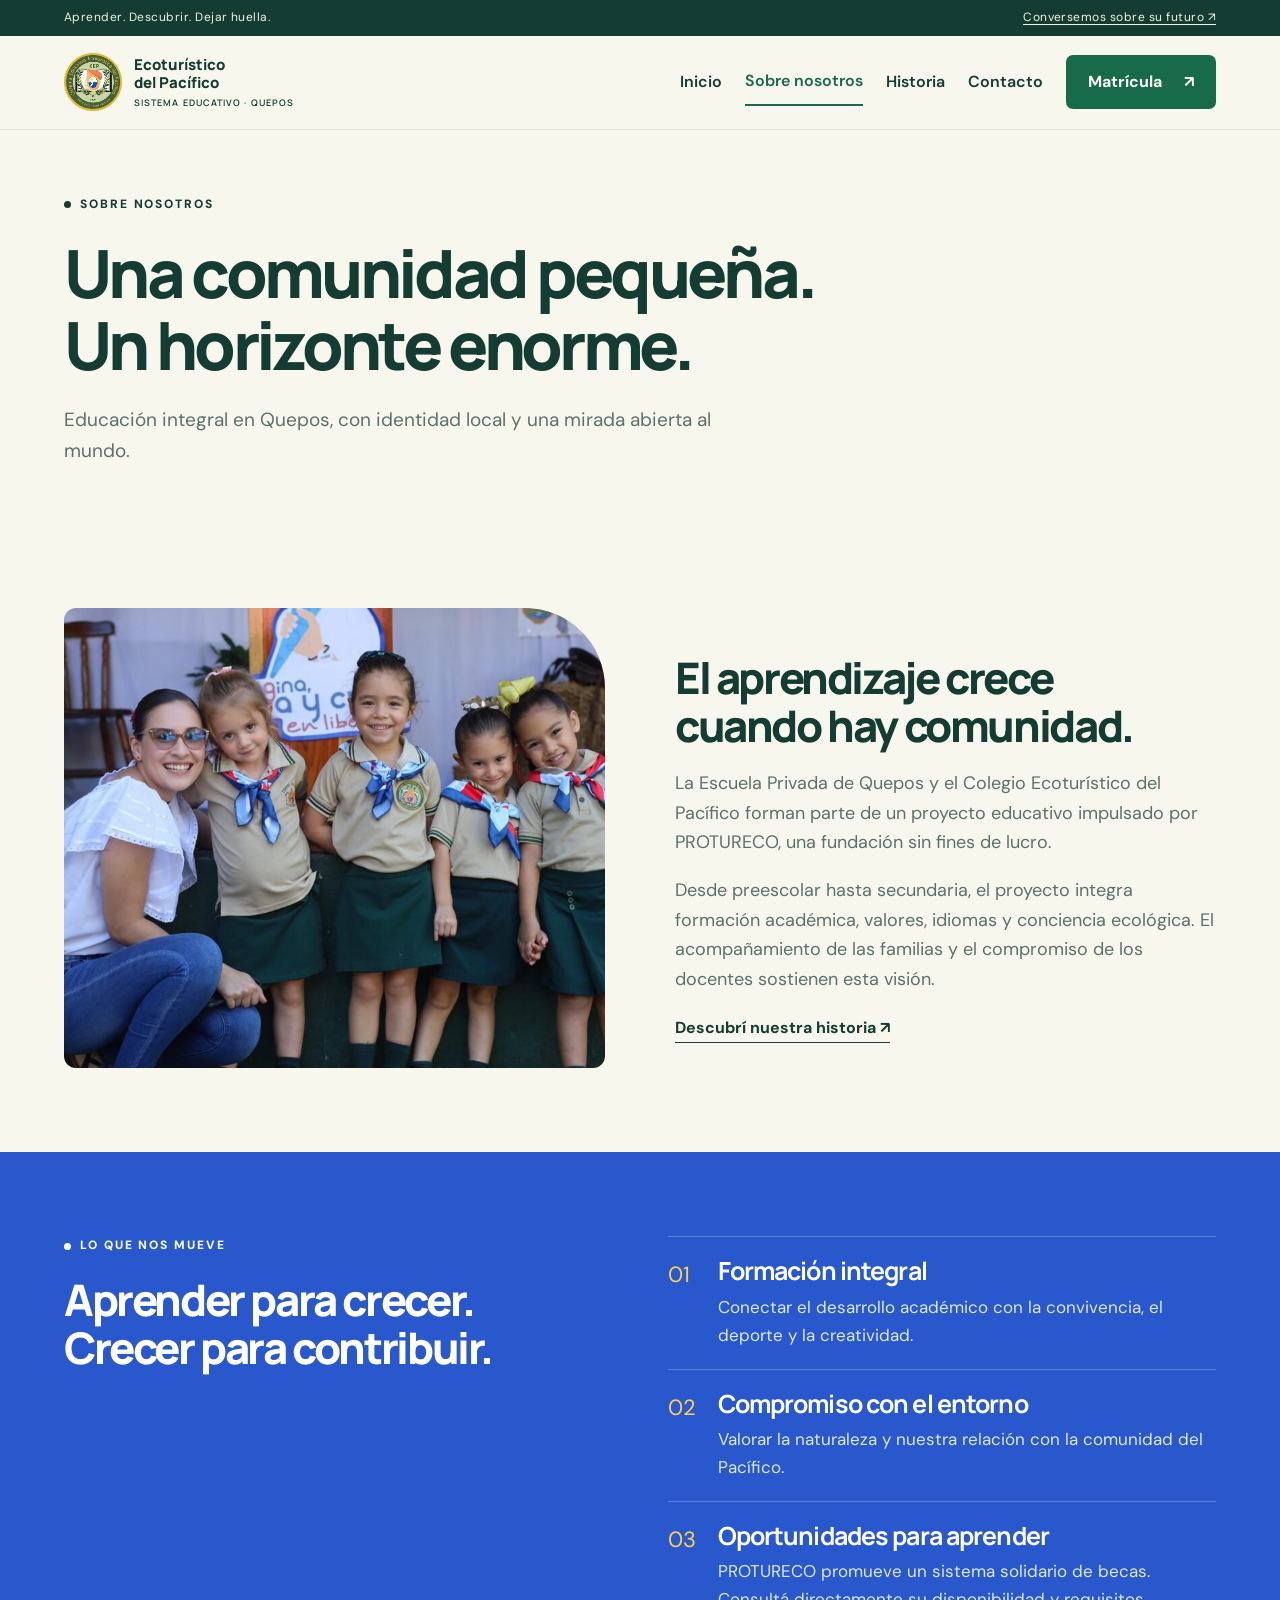
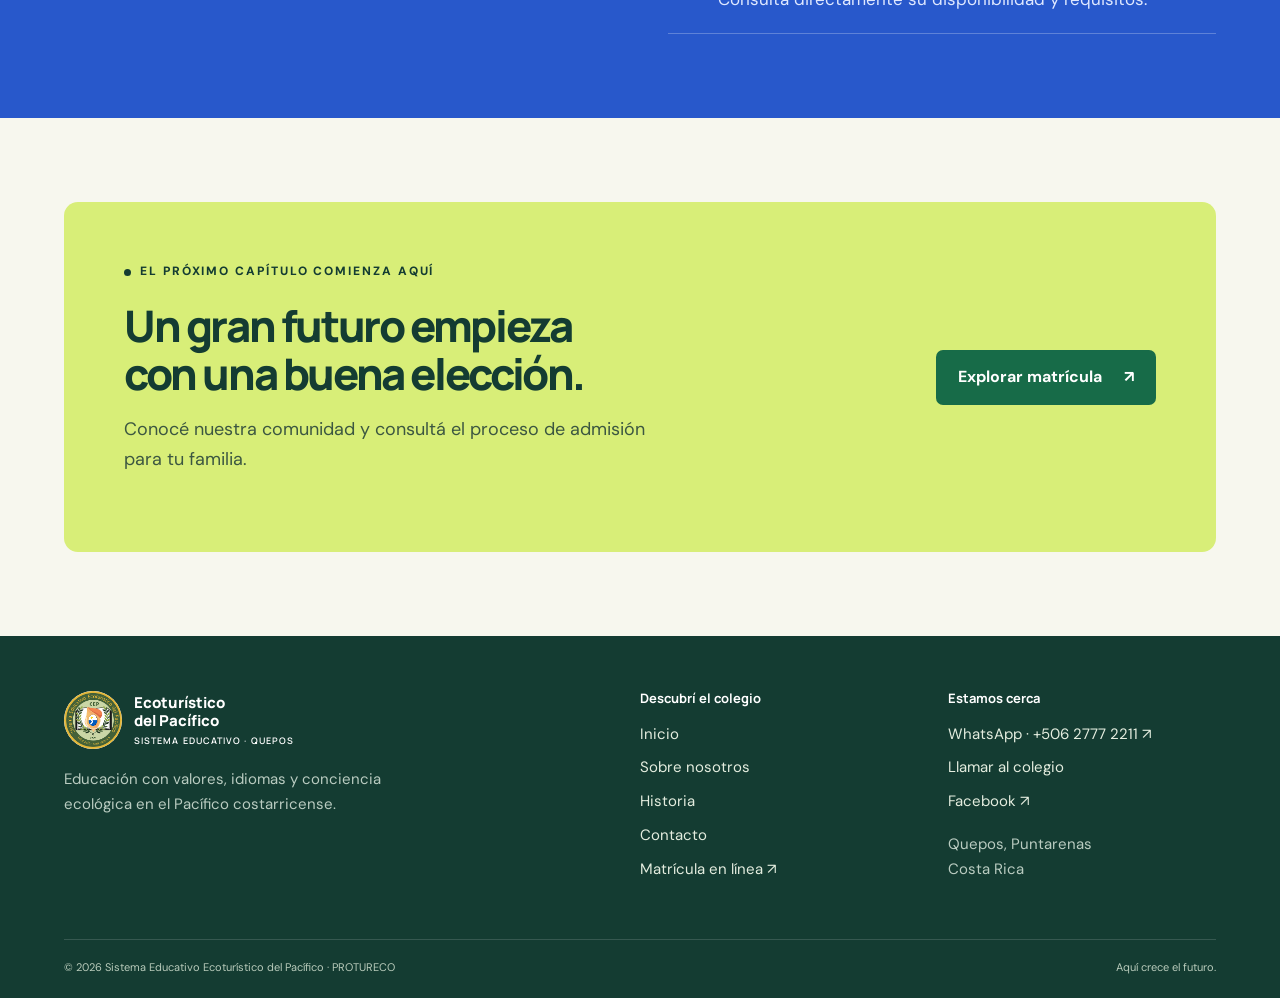
<file: sobre-nosotros/index.html>
<!doctype html><html lang="es-CR"><head><meta charset="UTF-8"><meta name="viewport" content="width=device-width,initial-scale=1"><meta name="theme-color" content="#176b48"><title>Sobre nosotros · Ecoturístico del Pacífico</title><meta name="description" content="Conocé el Sistema Educativo Ecoturístico del Pacífico en Quepos: educación, idiomas, robótica, deporte y conciencia ecológica."><link rel="icon" href="/assets/logo.png"><link rel="stylesheet" href="/style.css"><link rel="stylesheet" href="/hero.css"><script src="/app.js" defer></script></head><body><a class="skip" href="#contenido">Saltar al contenido</a><div class="topline"><div class="wrap"><span>Aprender. Descubrir. Dejar huella.</span><a href="/contacto/">Conversemos sobre su futuro ↗</a></div></div><header class="header"><div class="nav wrap"><a class="brand" href="/"><img src="/assets/logo.png" alt="Escudo del colegio"><span>Ecoturístico<br>del Pacífico<small>SISTEMA EDUCATIVO · QUEPOS</small></span></a><button class="menu" aria-label="Abrir menú" aria-controls="navegacion" aria-expanded="false">Menú ☰</button><nav class="navlinks" id="navegacion" aria-label="Navegación principal"><a href="/" >Inicio</a><a href="/sobre-nosotros/" aria-current="page">Sobre nosotros</a><a href="/historia/" >Historia</a><a href="/contacto/" >Contacto</a><a class="button" href="/matricula-en-linea/" >Matrícula <span aria-hidden="true">↗</span></a></nav></div></header><main id="contenido"><section class="page-hero wrap"><div class="eyebrow">Sobre nosotros</div><h1>Una comunidad pequeña.<br>Un horizonte enorme.</h1><p>Educación integral en Quepos, con identidad local y una mirada abierta al mundo.</p></section><section class="section"><div class="wrap split"><img class="split-photo" src="/assets/nature.jpg" alt="Experiencias de la comunidad educativa"><div><h2>El aprendizaje crece<br>cuando hay comunidad.</h2><p>La Escuela Privada de Quepos y el Colegio Ecoturístico del Pacífico forman parte de un proyecto educativo impulsado por PROTURECO, una fundación sin fines de lucro.</p><p>Desde preescolar hasta secundaria, el proyecto integra formación académica, valores, idiomas y conciencia ecológica. El acompañamiento de las familias y el compromiso de los docentes sostienen esta visión.</p><a class="textlink" href="/historia/">Descubrí nuestra historia ↗</a></div></div></section><section class="section blue-section"><div class="wrap learning"><div><div class="eyebrow">Lo que nos mueve</div><h2 style="margin-top:20px">Aprender para crecer.<br>Crecer para contribuir.</h2></div><div class="learning-list"><article class="learning-item"><span>01</span><div><h3>Formación integral</h3><p>Conectar el desarrollo académico con la convivencia, el deporte y la creatividad.</p></div></article><article class="learning-item"><span>02</span><div><h3>Compromiso con el entorno</h3><p>Valorar la naturaleza y nuestra relación con la comunidad del Pacífico.</p></div></article><article class="learning-item"><span>03</span><div><h3>Oportunidades para aprender</h3><p>PROTURECO promueve un sistema solidario de becas. Consultá directamente su disponibilidad y requisitos.</p></div></article></div></div></section><section class="section"><div class="wrap"><div class="cta"><div><div class="eyebrow">El próximo capítulo comienza aquí</div><h2>Un gran futuro empieza<br>con una buena elección.</h2><p>Conocé nuestra comunidad y consultá el proceso de admisión para tu familia.</p></div><a class="button" href="/matricula-en-linea/">Explorar matrícula <span>↗</span></a></div></div></section></main><footer class="footer"><div class="wrap"><div class="footer-grid"><div><a class="brand" href="/"><img src="/assets/logo.png" alt="Escudo del colegio"><span>Ecoturístico<br>del Pacífico<small>SISTEMA EDUCATIVO · QUEPOS</small></span></a><p>Educación con valores, idiomas y conciencia ecológica en el Pacífico costarricense.</p></div><div><h3>Descubrí el colegio</h3><a href="/">Inicio</a><a href="/sobre-nosotros/">Sobre nosotros</a><a href="/historia/">Historia</a><a href="/contacto/">Contacto</a><a href="/matricula-en-linea/">Matrícula en línea ↗</a></div><div><h3>Estamos cerca</h3><a href="https://wa.me/50627772211" target="_blank" rel="noopener">WhatsApp · +506 2777 2211 ↗</a><a href="tel:+50627772211">Llamar al colegio</a><a href="https://www.facebook.com/colegioecoturisticodelpacifico" target="_blank" rel="noopener">Facebook ↗</a><p>Quepos, Puntarenas<br>Costa Rica</p></div></div><div class="footer-bottom"><span>© 2026 Sistema Educativo Ecoturístico del Pacífico · PROTURECO</span><span>Aquí crece el futuro.</span></div></div></footer></body></html>
</file>
<file: style.css>
@import url('https://fonts.googleapis.com/css2?family=DM+Sans:wght@400;500;600;700&family=Manrope:wght@500;600;700;800&display=swap');
:root{--ink:#143c32;--green:#176b48;--lime:#d8ee78;--cream:#f7f7ee;--blue:#2858cb;--yellow:#ffce53;--muted:#5d7169}*{box-sizing:border-box}html{scroll-behavior:smooth;scroll-padding-top:110px}body{margin:0;background:var(--cream);color:var(--ink);font-family:'DM Sans',sans-serif;line-height:1.65}a{color:inherit;text-decoration:none}button,input,select,textarea{font:inherit}button{cursor:pointer}img{max-width:100%;display:block}a:focus-visible,button:focus-visible,input:focus-visible,select:focus-visible,textarea:focus-visible{outline:3px solid var(--blue);outline-offset:4px}.wrap{width:min(1280px,90%);margin:auto}.topline{background:var(--ink);color:#f1f5df;font-size:11px;letter-spacing:.04em;padding:8px 0}.topline .wrap{display:flex;justify-content:space-between}.topline a{text-decoration:underline;text-underline-offset:3px}.header{position:sticky;top:0;background:#f7f7eef5;backdrop-filter:blur(14px);z-index:20;border-bottom:1px solid #dce3d5}.nav{display:flex;align-items:center;justify-content:space-between;min-height:93px;gap:25px}.brand{display:flex;align-items:center;gap:12px;line-height:1.2;font-family:Manrope,sans-serif;font-weight:800;font-size:15px}.brand img{width:58px;height:58px;object-fit:contain}.brand small{display:block;font-size:9px;letter-spacing:.12em;margin-top:6px;font-weight:600}.navlinks{display:flex;align-items:center;gap:27px;font-size:14px;font-weight:600}.navlinks a[aria-current=page]:not(.button){color:var(--green);border-bottom:2px solid var(--green)}.button{display:inline-flex;align-items:center;justify-content:center;gap:22px;padding:14px 22px;background:var(--green);color:white;border:0;border-radius:7px;font-size:14px;font-weight:700;transition:transform .2s,background .2s}.button:hover{background:#10583a;transform:translateY(-2px)}.button.light{background:var(--lime);color:var(--ink)}.textlink{font-weight:700;border-bottom:1px solid currentColor;padding-bottom:4px;font-size:14px}.menu{display:none;border:1px solid #c3cfc1;border-radius:6px;background:none;padding:8px 12px}.eyebrow{text-transform:uppercase;letter-spacing:.16em;font-size:11px;font-weight:800;display:flex;align-items:center;gap:9px}.eyebrow:before{content:'';width:7px;height:7px;border-radius:50%;background:currentColor}h1,h2,h3{font-family:Manrope,sans-serif;line-height:1.09;letter-spacing:-.055em;margin:0}h1{font-size:clamp(44px,5.2vw,76px);font-weight:800}h2{font-size:clamp(32px,3.4vw,50px);font-weight:800}h3{font-size:25px;letter-spacing:-.035em}p{margin:18px 0;color:var(--muted)}.hero{padding:36px 0}.hero-grid{display:grid;grid-template-columns:.95fr 1.05fr;gap:42px;align-items:center}.hero-copy{padding:28px 0}.hero-copy h1{margin:24px 0}.hero-copy h1 em{font-style:normal;color:var(--green)}.hero-copy p{max-width:440px;font-size:17px;line-height:1.7}.actions{display:flex;align-items:center;gap:25px;margin-top:30px;flex-wrap:wrap}.hero-media{position:relative;min-width:0}.hero-img{width:100%;height:520px;object-fit:cover;border-radius:70px 12px 70px 12px;background:#d7e5cb}.hero-media:after{content:'✳';font-size:96px;line-height:1;color:var(--yellow);position:absolute;right:-20px;top:-23px;transform:rotate(12deg)}.photo-note{position:absolute;bottom:25px;left:-24px;background:var(--lime);padding:17px 23px;border-radius:8px;display:flex;gap:14px;align-items:center;font-size:13px;line-height:1.35}.photo-note b{font-size:27px}.hero-meta{display:flex;gap:19px;margin-top:32px;font-size:11px;letter-spacing:.04em;color:var(--muted)}.hero-meta span+span{border-left:1px solid #bccaba;padding-left:19px}.ribbon{background:var(--lime);padding:21px 0;margin-top:15px}.ribbon .wrap{display:flex;justify-content:space-between;gap:16px;flex-wrap:wrap;font-weight:700;font-family:Manrope;font-size:15px}.ribbon span{display:flex;gap:16px;align-items:center}.ribbon i{font-style:normal;font-size:22px;color:var(--green)}.section{padding:84px 0}.section-head{display:flex;align-items:end;justify-content:space-between;gap:40px;margin-bottom:35px}.section-head h2{margin-top:17px;max-width:700px}.section-head p{max-width:320px;margin:0;font-size:15px}.video-section{background:#eaf0e5}.filters{display:flex;gap:9px;flex-wrap:wrap;margin:28px 0}.filter{border:1px solid #c6d3c3;color:var(--ink);background:transparent;padding:8px 17px;border-radius:50px;font-size:13px}.filter[aria-pressed=true]{background:var(--ink);color:white;border-color:var(--ink)}.video-grid{display:grid;grid-template-columns:repeat(3,1fr);gap:22px}.video-card{min-width:0}.video-card[hidden]{display:none}.video-window{position:relative;aspect-ratio:4/5;border-radius:15px;overflow:hidden;background:#173e33}.video-window>img{width:100%;height:100%;object-fit:cover}.video-window .embed{position:absolute;inset:0;overflow:hidden}.video-window iframe{width:100%;height:100%;border:0}.video-window .fb-video{width:100%;height:100%}.video-window .fb-video>span{max-width:100%}.video-badge{position:absolute;top:15px;left:15px;z-index:2;background:var(--lime);padding:5px 11px;border-radius:4px;font-size:10px;font-weight:800;letter-spacing:.08em;pointer-events:none}.video-bottom{padding:18px 1px}.video-bottom h3{font-size:21px;margin:5px 0 10px}.video-bottom p{font-size:13px;margin:8px 0}.video-bottom a{font-size:12px;font-weight:700;text-decoration:underline;text-underline-offset:4px}.video-note{font-size:12px;max-width:750px;margin-top:23px}.video-tools{display:flex;justify-content:space-between;align-items:center;gap:15px;margin-top:24px}.video-tools button{border:1px solid #bacbb6;background:transparent;border-radius:6px;padding:8px 14px;font-size:12px}.video-tools p{font-size:12px;margin:0}.split{display:grid;grid-template-columns:1fr 1fr;gap:70px;align-items:center}.split-photo{height:460px;width:100%;object-fit:cover;border-radius:12px 80px 12px 12px}.split h2{margin:20px 0}.pill{display:inline-block;border:1px solid #b9cbb5;border-radius:50px;padding:6px 12px;font-size:11px;margin:3px}.levels{display:grid;grid-template-columns:repeat(3,1fr);border-top:1px solid #c8d4c3;margin-top:45px}.level{padding:28px 28px 0 0}.level+.level{padding-left:28px;border-left:1px solid #c8d4c3}.number{font-size:11px;color:var(--green);display:block;margin-bottom:16px}.level h3{font-size:24px}.level p{font-size:14px;max-width:300px}.blue-section{background:var(--blue);color:white}.blue-section p{color:#dfe8ff}.learning{display:grid;grid-template-columns:1fr 1fr;gap:55px}.learning-list{border-top:1px solid #ffffff40}.learning-item{padding:20px 0;border-bottom:1px solid #ffffff40;display:grid;grid-template-columns:38px 1fr;gap:12px}.learning-item span{color:var(--yellow);font-size:22px}.learning-item h3{font-size:23px}.learning-item p{font-size:14px;margin:8px 0 0}.cta{padding:60px;background:var(--lime);border-radius:14px;display:flex;justify-content:space-between;gap:40px;align-items:center}.cta h2{max-width:650px;margin-top:20px}.cta p{max-width:560px;color:#3c5741}.cta .button{white-space:nowrap}.footer{background:var(--ink);color:white;padding:55px 0 22px}.footer-grid{display:grid;grid-template-columns:2fr 1fr 1fr;gap:40px}.footer .brand img{background:white;border-radius:50%}.footer p{font-size:13px;color:#baccc1;max-width:320px}.footer h3{font-size:13px;letter-spacing:0;margin-bottom:16px}.footer a:not(.brand){display:block;color:#e4eddf;font-size:13px;margin:9px 0}.footer-bottom{border-top:1px solid #ffffff25;margin-top:40px;padding-top:18px;display:flex;justify-content:space-between;font-size:11px;color:#b9cbbb}.page-hero{padding:65px 0 40px}.page-hero h1{max-width:1000px;margin:22px 0}.page-hero p{max-width:690px;font-size:19px}.timeline{border-left:2px solid #a8c68a;padding-left:36px;margin:30px 0}.timeline article{padding:0 0 38px;position:relative}.timeline article:before{content:'';width:13px;height:13px;border-radius:50%;background:var(--green);position:absolute;left:-43px;top:7px}.timeline b{display:block;color:var(--green);font-size:13px;margin-bottom:10px}.contact-grid{display:grid;grid-template-columns:.8fr 1.2fr;gap:60px}.contact-panel{background:var(--green);color:white;border-radius:12px;padding:36px}.contact-panel p{color:#dcebdc}.contact-panel>a{display:block;margin:22px 0;font-size:16px;overflow-wrap:anywhere}.form{background:white;padding:35px;border-radius:12px}.form h2{font-size:28px;margin-bottom:12px}.fields{display:grid;grid-template-columns:1fr 1fr;gap:18px}.field{display:flex;flex-direction:column;gap:7px;margin-top:18px}.field.full{grid-column:1/-1}.field label{font-size:13px;font-weight:700}input,select,textarea{width:100%;border:1px solid #b7c8ba;padding:12px;border-radius:5px;background:#fcfdf9;color:var(--ink)}textarea{min-height:125px;resize:vertical}.small{font-size:12px}.form .button{margin-top:22px}.steps{display:grid;grid-template-columns:repeat(2,1fr);gap:20px}.step{border-top:1px solid #bdcfb5;padding:25px 0}.step h3{font-size:24px}.step p{font-size:15px}.faq{max-width:850px;margin:auto}details{border-bottom:1px solid #c7d4c0;padding:20px 0}summary{font-weight:700;cursor:pointer}details p{font-size:14px}.skip{position:absolute;top:-70px;left:15px;z-index:50;background:white;padding:10px}.skip:focus{top:10px}.status{font-size:13px;color:var(--green);margin-top:12px}.reveal{animation:rise .65s both}@keyframes rise{from{opacity:0;transform:translateY(15px)}to{opacity:1;transform:translateY(0)}}@media(max-width:1000px){.navlinks{gap:16px;font-size:12px}.brand{font-size:12px}.brand img{width:48px;height:48px}.hero-grid{gap:28px}.hero-img{height:460px}.split{gap:38px}.photo-note{left:-10px}.cta{padding:40px}.video-grid{gap:16px}.contact-grid{gap:25px}}@media(max-width:760px){.topline{font-size:10px}.topline .wrap>span{max-width:60%}.nav{min-height:78px}.menu{display:block}.navlinks{display:none;position:absolute;top:78px;left:0;right:0;background:var(--cream);padding:22px 5%;box-shadow:0 12px 12px #143a3210}.navlinks.open{display:flex;flex-direction:column;align-items:stretch;gap:20px;font-size:16px}.brand{font-size:12px}.brand small{font-size:8px}.hero{padding-top:10px}.hero-grid,.split,.learning,.contact-grid{grid-template-columns:1fr}.hero-copy{padding:25px 0 5px}h1{font-size:49px}.hero-copy h1{margin:20px 0}.hero-copy p{font-size:16px}.hero-img{height:390px;border-radius:45px 8px 45px 8px}.hero-media{margin-top:10px}.hero-media:after{right:-8px;font-size:74px}.photo-note{left:12px;bottom:15px;padding:12px 16px}.hero-meta{margin-top:24px;gap:10px;font-size:9px}.hero-meta span+span{padding-left:10px}.ribbon .wrap{justify-content:flex-start;gap:12px 25px;font-size:12px}.ribbon i{font-size:16px}.section{padding:55px 0}.section-head{display:block}.section-head p{margin-top:20px;max-width:100%}.video-grid{grid-template-columns:1fr 1fr;gap:20px 13px}.video-window{aspect-ratio:9/16}.video-bottom h3{font-size:19px}.video-bottom p{font-size:12px}.video-badge{left:8px;top:8px;font-size:8px;padding:4px 7px}.video-tools{align-items:start}.video-tools p{max-width:65%}.split-photo{height:340px}.levels{grid-template-columns:1fr}.level{padding:24px 0}.level+.level{border-left:0;border-top:1px solid #c8d4c3;padding:24px 0}.level p{max-width:100%}.learning{gap:30px}.cta{display:block;padding:32px 25px}.cta h2{font-size:34px}.cta .button{margin-top:15px}.footer-grid{grid-template-columns:1fr 1fr}.footer-grid>div:first-child{grid-column:1/-1}.footer-bottom{gap:20px;flex-wrap:wrap}.page-hero{padding:45px 0 25px}.page-hero h1{font-size:42px}.page-hero p{font-size:17px}.fields,.steps{grid-template-columns:1fr}.form,.contact-panel{padding:25px}.actions{gap:18px}}@media(prefers-reduced-motion:reduce){html{scroll-behavior:auto}*,*:before,*:after{animation:none!important;transition:none!important}}
</file>
<file: hero.css>
/* Larger type, vivid photography and mobile-first refinements. */
body{font-size:18px}.navlinks{font-size:16px;gap:23px}.button,.textlink{font-size:16px}.button{min-height:48px}.eyebrow{font-size:12px}.hero{position:relative;padding-top:48px;padding-bottom:48px}.hero:before{content:'';position:absolute;z-index:-1;inset:0 -5vw;background:radial-gradient(ellipse at 78% 45%,#e1efa5 0,transparent 59%)}.hero-grid{grid-template-columns:1fr 1fr;gap:56px}.hero-copy h1{font-size:clamp(54px,5.8vw,84px);line-height:1.04;letter-spacing:-.06em}.hero-copy p{font-size:19px;max-width:490px}.hero-copy h1 em{background:linear-gradient(100deg,#176b48,#227f62);background-clip:text;-webkit-background-clip:text;color:transparent}.hero-meta{font-size:12px}.hero-media{isolation:isolate;min-width:0;padding:0 0 6px}.hero-media:before{content:'';position:absolute;inset:17px -14px 55px 12px;border-radius:65px 22px 55px 20px;background:var(--blue);transform:rotate(3deg);z-index:-1}.hero-media:after{right:-24px;top:-34px;font-size:100px;z-index:3;pointer-events:none}.hero-slides{border:5px solid #fff;border-radius:55px 15px 55px 15px;overflow:hidden;box-shadow:0 20px 50px #163c3220;background:var(--green)}.hero-slide{margin:0;position:relative;overflow:hidden;animation:hero-enter .65s ease-out}.hero-slide[hidden]{display:none}.hero-img{height:560px;border-radius:0;object-position:center 38%;filter:saturate(1.12) contrast(1.025);animation:photo-drift 7s ease-out both}.community-slide .hero-img{object-position:53% center}.hero-slide:after{content:'';position:absolute;inset:50% 0 0;background:linear-gradient(transparent,#062d23e8);pointer-events:none}.hero-slide figcaption{position:absolute;bottom:28px;left:25px;right:20px;z-index:2;color:white}.hero-slide figcaption span{font-size:11px;letter-spacing:.14em;font-weight:700;display:block;margin-bottom:7px;color:var(--lime)}.hero-slide figcaption strong{font-family:Manrope,sans-serif;font-size:clamp(24px,2.2vw,32px);letter-spacing:-.035em;line-height:1.15;display:block}.hero-sticker{position:absolute;top:28px;left:-25px;z-index:3;background:var(--yellow);padding:15px 20px;transform:rotate(-7deg);border-radius:8px;font-size:19px;font-weight:800;line-height:1.2;box-shadow:0 5px 0 #e8a92b}.hero-sticker em{font-style:normal}.hero-controls{display:flex;justify-content:space-between;align-items:center;padding:16px 5px 0}.hero-dots{display:flex;gap:2px}.hero-dots button{width:44px;height:44px;padding:0;border:0;background:transparent;display:grid;place-items:center;border-radius:50%}.hero-dots button span{height:9px;width:9px;background:#b0c2ac;border-radius:20px;transition:width .25s,background .25s}.hero-dots button[aria-pressed=true] span{width:26px;background:var(--green)}.hero-pause{background:transparent;border:1px solid #c0cfb6;padding:8px 13px;min-height:44px;border-radius:7px;color:var(--ink);font-size:13px;display:flex;gap:12px;align-items:center}.hero-media.is-paused .hero-img{animation-play-state:paused}.section-head p,.level p,.learning-item p{font-size:17px}.video-bottom p{font-size:16px}.video-bottom a{font-size:14px}.filter{min-height:44px;font-size:15px}.pill{font-size:13px}.footer p,.footer a:not(.brand){font-size:15px}.field label{font-size:15px}.small{font-size:14px}.step p,details p{font-size:17px}.video-tools button{min-height:44px;font-size:14px}.video-tools p,.video-note{font-size:14px}.topline{font-size:12px}.navlinks a:not(.button){padding-block:10px}.learning-item h3{font-size:25px}.levels{margin-top:48px}@keyframes photo-drift{from{transform:scale(1)}to{transform:scale(1.055)}}@keyframes hero-enter{from{opacity:.5}to{opacity:1}}
@media(max-width:1100px){.navlinks{gap:16px;font-size:14px}.navlinks .button{padding:12px 17px}.hero-grid{gap:35px}.hero-img{height:545px}.hero-copy h1{font-size:clamp(52px,6.3vw,70px)}.hero-copy p{font-size:18px}.hero-sticker{left:-15px;padding:12px 15px;font-size:16px}}
@media(max-width:900px) and (min-width:761px){.brand small{font-size:8px}.brand{gap:8px}.nav{gap:15px}.navlinks{gap:12px;font-size:13px}.navlinks .button{font-size:14px;padding:12px}.hero-img{height:510px}.hero-copy h1{font-size:54px}.hero-meta{font-size:10px;gap:10px}.hero-meta span+span{padding-left:10px}}
@media(max-width:760px){body{font-size:18px}.wrap{width:90%}.topline{font-size:10px;letter-spacing:0}.topline .wrap{gap:12px}.topline .wrap>span{max-width:46%}.topline a{text-align:right;max-width:53%}.nav{min-height:82px}.brand{font-size:14px}.brand small{font-size:8px}.menu{min-height:44px;min-width:75px;font-size:16px}.navlinks{top:82px;font-size:18px;max-height:calc(100dvh - 115px);overflow-y:auto}.navlinks a{min-height:44px}.hero{padding:25px 0 30px}.hero:before{inset:0 -5vw}.hero-grid{grid-template-columns:1fr;gap:32px}.hero-copy{padding:9px 0 0}.hero-copy h1{font-size:clamp(45px,11.5vw,66px);line-height:1.06;margin:20px 0 23px}.hero-copy p{font-size:18px;line-height:1.65;max-width:100%}.hero-copy .eyebrow{font-size:10px;letter-spacing:.12em}.hero-copy .actions{margin-top:24px;gap:18px}.hero-copy .button{padding:14px 18px;font-size:16px}.hero-meta{font-size:11px;margin-top:25px;gap:14px;flex-wrap:wrap}.hero-meta span+span{padding-left:14px}.hero-media{margin:8px 0 0}.hero-img{height:440px;object-position:center 35%}.hero-slides{border-radius:38px 12px 38px 12px;border-width:4px}.hero-media:before{inset:12px -7px 56px 8px;border-radius:38px 12px 38px 12px}.hero-media:after{font-size:74px;top:-22px;right:-8px}.hero-sticker{left:-8px;top:24px;font-size:16px}.hero-slide figcaption{left:21px;bottom:23px}.hero-slide figcaption strong{font-size:27px}.hero-controls{padding-top:10px}.video-grid{gap:24px}.section-head h2{font-size:36px;line-height:1.13}.section-head p{font-size:17px}.ribbon .wrap{font-size:14px;gap:14px 22px}.ribbon span{gap:10px}.video-bottom h3{font-size:25px;line-height:1.17}.video-bottom p{font-size:16px}.video-badge{font-size:11px;padding:6px 10px;left:12px;top:12px}.video-window{aspect-ratio:4/5}.section{padding:56px 0}.split-photo{height:340px}.learning-item p,.level p{font-size:17px}.learning-item h3{font-size:24px}.hero-pause{font-size:13px}.cta h2{font-size:35px}.footer-grid{gap:28px}.footer-bottom{font-size:12px;line-height:1.6}.contact-panel>a{font-size:16px}.fields{gap:10px}.form,.contact-panel{padding:24px}.page-hero h1{font-size:clamp(38px,10.5vw,56px)}}
@media(max-width:480px){.video-grid{grid-template-columns:1fr}.video-window{aspect-ratio:9/16;max-height:none}.video-tools{flex-direction:column;align-items:stretch}.video-tools p{max-width:100%}.video-tools button{align-self:flex-start}.hero-copy .actions{align-items:flex-start;flex-direction:column}.hero-img{height:420px}.hero-copy h1{font-size:clamp(42px,11.4vw,54px)}.hero-meta{font-size:10px}.footer-grid{grid-template-columns:1fr}.footer-grid>div:first-child{grid-column:auto}.footer p{max-width:100%}.ribbon .wrap{display:grid;grid-template-columns:1fr 1fr;font-size:12px;gap:12px}.ribbon i{font-size:20px}.ribbon span{gap:8px}.hero-sticker{font-size:15px}.cta{padding:28px 23px}.cta .button{white-space:normal;text-align:center}.page-hero h1{font-size:39px}.filter{padding:9px 15px}}
html,body{overflow-x:clip}.hero:before{inset:0 -4%}
@media(max-width:760px){.hero-grid{gap:18px}.hero-copy{display:contents}.hero-copy>.eyebrow{grid-row:1}.hero-copy h1{grid-row:2;margin:6px 0 10px;font-size:clamp(44px,12.4vw,62px)}.hero-media{grid-row:3;margin:8px 0 0}.hero-copy>p{grid-row:4;margin:12px 0 0}.hero-copy>.actions{grid-row:5;margin-top:8px}.hero-copy>.hero-meta{grid-row:6;margin-top:10px}.hero-img{height:360px}}
@media(prefers-reduced-motion:reduce){.hero-img,.hero-slide{animation:none!important}.hero-dots button span{transition:none!important}}
</file>
